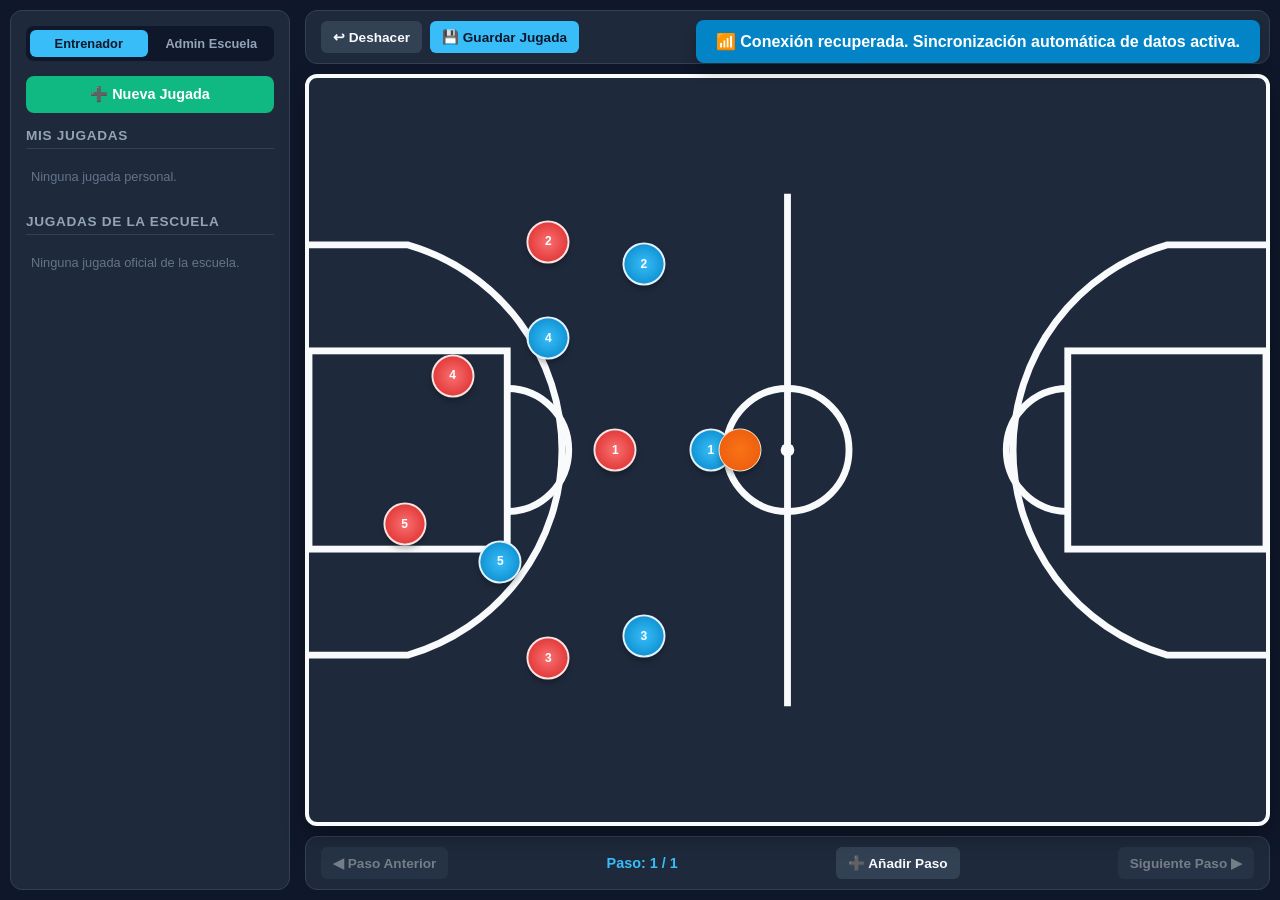
<file: INDEX.HTML>
<!DOCTYPE html>
<html lang="es">
<head>
    <meta charset="UTF-8">
    <meta name="viewport" content="width=device-width, initial-scale=1.0, maximum-scale=1.0, user-scalable=no">
    <title>Pizarra Táctica de Baloncesto - PRO MVP</title>
    <style>
        /* ==========================================
           1. ESTILOS GENERALES Y DISEÑO EN DOS COLUMNAS
           ========================================== */
        * {
            box-sizing: border-box;
            margin: 0;
            padding: 0;
        }

        body {
            font-family: 'Segoe UI', Tahoma, Geneva, Verdana, sans-serif;
            background-color: #0f172a; /* Azul noche oscuro */
            color: #f8fafc;
            display: flex;
            height: 100vh;
            overflow: hidden; /* Evita scrolls incómodos en la tablet */
            padding: 10px;
        }

        /* Contenedor Principal Adaptable */
        .app-container {
            display: flex;
            width: 100%;
            height: 100%;
            gap: 15px;
        }

        /* ==========================================
           2. COLUMNA IZQUIERDA: BIBLIOTECA LATERAL
           ========================================== */
        .sidebar {
            width: 280px;
            background-color: #1e293b;
            border-radius: 12px;
            padding: 15px;
            display: flex;
            flex-direction: column;
            gap: 15px;
            border: 1px solid #334155;
        }

        .role-selector {
            display: flex;
            background-color: #0f172a;
            padding: 4px;
            border-radius: 8px;
            gap: 5px;
        }

        .role-btn {
            flex: 1;
            background: none;
            border: none;
            color: #94a3b8;
            padding: 6px;
            font-size: 0.8rem;
            font-weight: bold;
            cursor: pointer;
            border-radius: 6px;
            transition: all 0.2s ease;
        }

        .role-btn.active {
            background-color: #38bdf8;
            color: #0f172a;
        }

        .btn-new-play {
            background-color: #10b981; /* Verde esmeralda */
            color: white;
            border: none;
            padding: 10px;
            border-radius: 8px;
            font-weight: bold;
            cursor: pointer;
            font-size: 0.9rem;
            display: flex;
            align-items: center;
            justify-content: center;
            gap: 8px;
            transition: background 0.2s ease;
        }

        .btn-new-play:hover {
            background-color: #059669;
        }

        .library-section {
            flex: 1;
            display: flex;
            flex-direction: column;
            gap: 10px;
            overflow-y: auto; /* Scroll dentro del listado */
        }

        .library-section h3 {
            font-size: 0.85rem;
            text-transform: uppercase;
            color: #94a3b8;
            letter-spacing: 0.05em;
            margin-bottom: 5px;
            border-bottom: 1px solid #334155;
            padding-bottom: 5px;
        }

        .plays-list {
            display: flex;
            flex-direction: column;
            gap: 6px;
            margin-bottom: 15px;
        }

        .play-item {
            background-color: #0f172a;
            padding: 8px 10px;
            border-radius: 6px;
            display: flex;
            align-items: center;
            justify-content: space-between;
            font-size: 0.85rem;
            cursor: pointer;
            border: 1px solid transparent;
            transition: all 0.2s ease;
        }

        .play-item:hover {
            border-color: #38bdf8;
        }

        .play-item.active {
            background-color: #0369a1;
            border-color: #38bdf8;
        }

        .play-item-actions {
            display: flex;
            gap: 4px;
        }

        .action-icon {
            background: none;
            border: none;
            color: #94a3b8;
            cursor: pointer;
            font-size: 0.9rem;
            padding: 2px 4px;
            border-radius: 4px;
            transition: background 0.2s ease;
        }

        .action-icon:hover {
            background-color: #334155;
            color: #f8fafc;
        }

        /* ==========================================
           3. COLUMNA DERECHA: PIZARRA Y CONTROLES
           ========================================== */
        .main-panel {
            flex: 1;
            display: flex;
            flex-direction: column;
            gap: 10px;
        }

        .control-bar {
            display: flex;
            align-items: center;
            justify-content: space-between;
            background-color: #1e293b;
            padding: 10px 15px;
            border-radius: 12px;
            border: 1px solid #334155;
        }

        .control-group {
            display: flex;
            gap: 8px;
            align-items: center;
        }

        .btn-action {
            background-color: #334155;
            color: #f8fafc;
            border: none;
            padding: 8px 12px;
            border-radius: 6px;
            font-weight: bold;
            font-size: 0.85rem;
            cursor: pointer;
            display: flex;
            align-items: center;
            gap: 6px;
            transition: all 0.2s ease;
        }

        .btn-action:hover {
            background-color: #475569;
        }

        .btn-action:disabled {
            opacity: 0.4;
            cursor: not-allowed;
        }

        .btn-action.primary {
            background-color: #38bdf8;
            color: #0f172a;
        }

        .btn-action.primary:hover {
            background-color: #7dd3fc;
        }

        /* Indicador de conexión */
        .connection-status {
            display: flex;
            align-items: center;
            gap: 6px;
            font-size: 0.8rem;
            font-weight: bold;
        }

        .status-dot {
            width: 8px;
            height: 8px;
            border-radius: 50%;
            background-color: #10b981; /* Verde Online */
        }

        .status-dot.offline {
            background-color: #94a3b8; /* Gris Offline */
        }

        /* Notificaciones flotantes */
        .toast-notification {
            position: fixed;
            top: 20px;
            right: 20px;
            background-color: #0284c7;
            color: white;
            padding: 12px 20px;
            border-radius: 8px;
            box-shadow: 0 10px 15px -3px rgba(0,0,0,0.3);
            font-weight: bold;
            z-index: 1000;
            display: none;
            animation: fadeIn 0.3s ease;
        }

        /* La Cancha */
        .court-container {
            flex: 1;
            position: relative;
            background-color: #1e293b;
            border: 4px solid #f8fafc;
            border-radius: 12px;
            box-shadow: 0 10px 25px -5px rgba(0, 0, 0, 0.5);
            touch-action: none;
            overflow: hidden;
        }

        .court-lines {
            position: absolute;
            top: 0;
            left: 0;
            width: 100%;
            height: 100%;
            pointer-events: none;
        }

        /* Fichas Tácticas */
        .token {
            position: absolute;
            width: 4.5%;
            aspect-ratio: 1 / 1;
            border-radius: 50%;
            display: flex;
            align-items: center;
            justify-content: center;
            font-weight: bold;
            font-size: 1.2vw;
            color: #ffffff;
            cursor: grab;
            user-select: none;
            box-shadow: 0 4px 6px -1px rgba(0, 0, 0, 0.3);
            transform: translate(-50%, -50%);
            touch-action: none;
            z-index: 2;
        }

        /* Clase de animación para transiciones suaves */
        .animate-transition {
            transition: left 0.6s ease-in-out, top 0.6s ease-in-out;
        }

        @media (min-width: 950px) {
            .token { font-size: 12px; }
        }

        .token.attack {
            background: radial-gradient(circle, #38bdf8 0%, #0284c7 100%);
            border: 2px solid #e0f2fe;
        }

        .token.defense {
            background: radial-gradient(circle, #f87171 0%, #dc2626 100%);
            border: 2px solid #fee2e2;
        }

        .token.ball {
            width: 4.5%; /* Balón del mismo tamaño que los jugadores para fácil arrastre */
            background: radial-gradient(circle, #f97316 0%, #ea580c 100%);
            border: 1px solid #ffedd5;
            z-index: 10;
        }

        .token:active {
            cursor: grabbing;
            transform: translate(-50%, -50%) scale(1.2);
            box-shadow: 0 10px 15px -3px rgba(0, 0, 0, 0.5);
            z-index: 20;
        }

        /* ==========================================
           4. LÍNEA DE TIEMPO (BARRA INFERIOR)
           ========================================== */
        .timeline-bar {
            display: flex;
            align-items: center;
            justify-content: space-between;
            background-color: #1e293b;
            padding: 10px 15px;
            border-radius: 12px;
            border: 1px solid #334155;
        }

        .step-indicator {
            font-size: 0.9rem;
            font-weight: bold;
            color: #38bdf8;
        }

        /* Animación Fade In */
        @keyframes fadeIn {
            from { opacity: 0; transform: translateY(-10px); }
            to { opacity: 1; transform: translateY(0); }
        }
    </style>
</head>
<body>

    <!-- Toast de Notificaciones -->
    <div class="toast-notification" id="toast"></div>

    <div class="app-container">
        
        <!-- 1. COLUMNA IZQUIERDA: BIBLIOTECA -->
        <div class="sidebar">
            <!-- Selector de Roles -->
            <div class="role-selector">
                <button class="role-btn active" id="btn-role-coach" onclick="cambiarRol('entrenador')">Entrenador</button>
                <button class="role-btn" id="btn-role-admin" onclick="cambiarRol('admin')">Admin Escuela</button>
            </div>

            <!-- Botón de Nueva Jugada (OPCIÓN B) -->
            <button class="btn-new-play" onclick="nuevaJugada()">
                <span>➕ Nueva Jugada</span>
            </button>

            <!-- Secciones de la Biblioteca -->
            <div class="library-section">
                <h3>Mis Jugadas</h3>
                <div class="plays-list" id="list-personal">
                    <!-- Se llena con JavaScript -->
                </div>

                <h3>Jugadas de la Escuela</h3>
                <div class="plays-list" id="list-school">
                    <!-- Se llena con JavaScript -->
                </div>
            </div>
        </div>

        <!-- 2. COLUMNA DERECHA: PIZARRA Y CONTROLES -->
        <div class="main-panel">
            <!-- Barra de Control Superior -->
            <div class="control-bar">
                <div class="control-group">
                    <button class="btn-action" onclick="deshacerMovimiento()">↩ Deshacer</button>
                    <button class="btn-action primary" onclick="guardarJugada()">💾 Guardar Jugada</button>
                    <button class="btn-action" id="btn-duplicate" style="display: none; background-color: #0284c7;" onclick="duplicarJugadaOficial()">📋 Duplicar para Editar</button>
                </div>
                
                <div class="control-group">
                    <span id="play-title-display" style="font-weight: bold; color: #38bdf8;">Lienzo Nuevo</span>
                    <div class="connection-status">
                        <div class="status-dot" id="status-dot"></div>
                        <span id="status-text">Online</span>
                    </div>
                </div>
            </div>

            <!-- Contenedor de Cancha Táctica -->
            <div class="court-container" id="basketball-court">
                <!-- Cancha en SVG -->
                <svg class="court-lines" viewBox="0 0 280 150">
                    <line x1="140" y1="0" x2="140" y2="150" stroke="#f8fafc" stroke-width="2"/>
                    <circle cx="140" cy="75" r="18" fill="none" stroke="#f8fafc" stroke-width="2"/>
                    <circle cx="140" cy="75" r="2" fill="#f8fafc"/>
                    
                    <rect x="0" y="46" width="58" height="58" fill="none" stroke="#f8fafc" stroke-width="2"/>
                    <path d="M 58,57 A 18,18 0 0,1 58,93" fill="none" stroke="#f8fafc" stroke-width="2"/>
                    <path d="M 0,15 L 29,15 A 62.5,62.5 0 0,1 29,135 L 0,135" fill="none" stroke="#f8fafc" stroke-width="2"/>
                    
                    <rect x="222" y="46" width="58" height="58" fill="none" stroke="#f8fafc" stroke-width="2"/>
                    <path d="M 222,57 A 18,18 0 0,0 222,93" fill="none" stroke="#f8fafc" stroke-width="2"/>
                    <path d="M 280,15 L 251,15 A 62.5,62.5 0 0,0 251,135 L 280,135" fill="none" stroke="#f8fafc" stroke-width="2"/>
                </svg>

                <!-- FICHAS TÁCTICAS -->
                <!-- Atacantes Azules (1-5) -->
                <div class="token attack" style="left: 42%; top: 50%;" id="token-a1">1</div>
                <div class="token attack" style="left: 35%; top: 25%;" id="token-a2">2</div>
                <div class="token attack" style="left: 35%; top: 75%;" id="token-a3">3</div>
                <div class="token attack" style="left: 25%; top: 35%;" id="token-a4">4</div>
                <div class="token attack" style="left: 20%; top: 65%;" id="token-a5">5</div>

                <!-- Defensores Rojos (1-5) -->
                <div class="token defense" style="left: 32%; top: 50%;" id="token-d1">1</div>
                <div class="token defense" style="left: 25%; top: 22%;" id="token-d2">2</div>
                <div class="token defense" style="left: 25%; top: 78%;" id="token-d3">3</div>
                <div class="token defense" style="left: 15%; top: 40%;" id="token-d4">4</div>
                <div class="token defense" style="left: 10%; top: 60%;" id="token-d5">5</div>

                <!-- Balón Naranja -->
                <div class="token ball" style="left: 45%; top: 50%;" id="token-ball"></div>
            </div>

            <!-- Línea de Tiempo Inferior -->
            <div class="timeline-bar">
                <button class="btn-action" id="btn-prev" onclick="cambiarPaso(-1)" disabled>◀ Paso Anterior</button>
                <div class="step-indicator" id="step-indicator">Paso: 1 / 1</div>
                <button class="btn-action" onclick="crearNuevoPaso()">➕ Añadir Paso</button>
                <button class="btn-action" id="btn-next" onclick="cambiarPaso(1)" disabled>Siguiente Paso ▶</button>
            </div>
        </div>

    </div>

    <!-- ==========================================
       5. PROGRAMACIÓN LOGICA (JAVASCRIPT)
       ========================================== -->
    <script>
        // Coordenadas Iniciales por Defecto de las 11 fichas
        const POSICIONES_INICIALES = {
            'token-a1': { x: 42, y: 50 },
            'token-a2': { x: 35, y: 25 },
            'token-a3': { x: 35, y: 75 },
            'token-a4': { x: 25, y: 35 },
            'token-a5': { x: 20, y: 65 },
            'token-d1': { x: 32, y: 50 },
            'token-d2': { x: 25, y: 22 },
            'token-d3': { x: 25, y: 78 },
            'token-d4': { x: 15, y: 40 },
            'token-d5': { x: 10, y: 60 },
            'token-ball': { x: 45, y: 50 }
        };

        // Variables de Estado de la Aplicación
        let rolActual = 'entrenador'; // 'entrenador' o 'admin'
        let jugadaPasos = []; // Secuencia de pasos tácticos en memoria
        let pasoActivoIndex = 0; // Índice del paso visible en pantalla (0 es Paso 1)
        let historialMovimientos = []; // Pila LIFO para deshacer movimientos en el paso actual
        let jugadaActivaId = null; // ID de la jugada cargada de localStorage (si existe)
        let nombreJugadaActiva = "Lienzo Nuevo";
        let esJugadaOficialActiva = false; // Indica si la jugada abierta pertenece a la escuela
        let tieneCambiosSinGuardar = false;

        // Referencias del DOM
        const court = document.getElementById('basketball-court');
        const tokens = document.querySelectorAll('.token');
        const btnPrev = document.getElementById('btn-prev');
        const btnNext = document.getElementById('btn-next');
        const stepIndicator = document.getElementById('step-indicator');
        const playTitleDisplay = document.getElementById('play-title-display');
        const btnDuplicate = document.getElementById('btn-duplicate');
        const listPersonal = document.getElementById('list-personal');
        const listSchool = document.getElementById('list-school');
        const statusDot = document.getElementById('status-dot');
        const statusText = document.getElementById('status-text');

        // Inicializar Aplicación
        window.addEventListener('load', () => {
            inicializarLienzoNuevo();
            cargarBiblioteca();
            configurarArrastre();
            comprobarConectividad();
        });

        // 1. INICIALIZAR LIENZO NUEVO
        function inicializarLienzoNuevo() {
            jugadaPasos = [JSON.parse(JSON.stringify(POSICIONES_INICIALES))]; // Paso semilla
            pasoActivoIndex = 0;
            historialMovimientos = [];
            jugadaActivaId = null;
            nombreJugadaActiva = "Lienzo Nuevo";
            esJugadaOficialActiva = false;
            tieneCambiosSinGuardar = false;
            
            aplicarPosicionesPantalla(jugadaPasos[0]);
            actualizarUI();
        }

        // 2. ACCIÓN BOTÓN NUEVA JUGADA (OPCIÓN B CON CONTROL DE EXCEPCIÓN)
        function nuevaJugada() {
            if (tieneCambiosSinGuardar) {
                const confirmar = confirm("⚠️ Tienes cambios sin guardar en esta jugada táctica. ¿Estás seguro de que quieres limpiar el lienzo y empezar una Nueva Jugada?");
                if (!confirmar) return; // Retorno anticipado (Early Return)
            }
            inicializarLienzoNuevo();
            mostrarToast("Lienzo reiniciado. ¡Empieza a diseñar!");
        }

        // 3. APLICAR COORDENADAS A LA PANTALLA TÁCTIL
        function aplicarPosicionesPantalla(posiciones) {
            for (let id in posiciones) {
                const tokenElement = document.getElementById(id);
                if (tokenElement) {
                    tokenElement.style.left = `${posiciones[id].x}%`;
                    tokenElement.style.top = `${posiciones[id].y}%`;
                }
            }
        }

        // 4. CONFIGURAR DRAG & DROP MULTITÁCTIL CON LÍMITES SÉGURAS
        function configurarArrastre() {
            let isDragging = false;
            let activeToken = null;

            function startDrag(e) {
                const token = e.target.closest('.token');
                if (!token || esJugadaOficialActiva && rolActual === 'entrenador') return; // Bloqueo si es oficial solo lectura

                isDragging = true;
                activeToken = token;
                
                // Retiramos la animación suave para que el arrastre sea inmediato
                activeToken.classList.remove('animate-transition');
                court.appendChild(token); // Traer al frente
                
                // Guardar foto del estado inmediatamente anterior para el historial de deshacer (Push)
                guardarEstadoEnHistorial();
            }

            function drag(e) {
                if (!isDragging || !activeToken) return;
                e.preventDefault();

                const rect = court.getBoundingClientRect();
                const clientX = e.touches ? e.touches.clientX : e.clientX;
                const clientY = e.touches ? e.touches.clientY : e.clientY;

                let xPercent = ((clientX - rect.left) / rect.width) * 100;
                let yPercent = ((clientY - rect.top) / rect.height) * 100;

                // FASE 2: Lógica de Límites Físicos (Margen de Radio del 2.25% para evitar cortes)
                const LIMIT_MIN = 2.25;
                const LIMIT_MAX = 97.75;

                if (xPercent < LIMIT_MIN) xPercent = LIMIT_MIN;
                else if (xPercent > LIMIT_MAX) xPercent = LIMIT_MAX;

                if (yPercent < LIMIT_MIN) yPercent = LIMIT_MIN;
                else if (yPercent > LIMIT_MAX) yPercent = LIMIT_MAX;

                activeToken.style.left = `${xPercent}%`;
                activeToken.style.top = `${yPercent}%`;
            }

            function stopDrag() {
                if (isDragging && activeToken) {
                    // Guardamos la posición final en la estructura de datos del paso actual
                    const rect = court.getBoundingClientRect();
                    const xPercent = (parseFloat(activeToken.style.left) || 0);
                    const yPercent = (parseFloat(activeToken.style.top) || 0);
                    
                    jugadaPasos[pasoActivoIndex][activeToken.id] = { x: xPercent, y: yPercent };
                    tieneCambiosSinGuardar = true;
                }
                isDragging = false;
                activeToken = null;
            }

            court.addEventListener('mousedown', startDrag);
            window.addEventListener('mousemove', drag);
            window.addEventListener('mouseup', stopDrag);

            court.addEventListener('touchstart', startDrag, { passive: false });
            window.addEventListener('touchmove', drag, { passive: false });
            window.addEventListener('touchend', stopDrag);
        }

        // 5. HISTORIAL DE DESHACER (PILA LIFO)
        function guardarEstadoEnHistorial() {
            // Clonamos el paso actual
            const copiaEstado = JSON.parse(JSON.stringify(jugadaPasos[pasoActivoIndex]));
            historialMovimientos.push(copiaEstado);
            
            // Limitamos la pila a los últimos 20 movimientos
            if (historialMovimientos.length > 20) {
                historialMovimientos.shift();
            }
        }

        function deshacerMovimiento() {
            if (historialMovimientos.length === 0) {
                mostrarToast("Ya estás en el estado inicial de este paso.");
                return;
            }

            // Retiramos el último "plato" de la pila (Pop)
            const estadoAnterior = historialMovimientos.pop();
            jugadaPasos[pasoActivoIndex] = estadoAnterior;
            
            // Animamos las fichas de vuelta a su posición anterior
            aplicarAnimacionTemporal();
            aplicarPosicionesPantalla(estadoAnterior);
            tieneCambiosSinGuardar = true;
        }

        // 6. GESTIÓN DE PASOS Y LÍNEA DE TIEMPO (CLONACIÓN PROFUNDA)
        function crearNuevoPaso() {
            // Guardar el estado actual mediante Clonación Profunda (Copia por Valor)
            const pasoClonado = JSON.parse(JSON.stringify(jugadaPasos[pasoActivoIndex]));
            
            // Añadimos el nuevo paso al final de la secuencia
            jugadaPasos.splice(pasoActivoIndex + 1, 0, pasoClonado);
            pasoActivoIndex++;
            historialMovimientos = []; // Nueva pila para este paso
            tieneCambiosSinGuardar = true;

            aplicarPosicionesPantalla(jugadaPasos[pasoActivoIndex]);
            actualizarUI();
            mostrarToast(`Paso ${pasoActivoIndex + 1} creado a partir del anterior.`);
        }

        function cambiarPaso(direccion) {
            const nuevoIndex = pasoActivoIndex + direccion;
            if (nuevoIndex < 0 || nuevoIndex >= jugadaPasos.length) return; // Excepción

            pasoActivoIndex = nuevoIndex;
            historialMovimientos = []; // Limpiamos la pila táctica al cambiar de paso

            aplicarAnimacionTemporal();
            aplicarPosicionesPantalla(jugadaPasos[pasoActivoIndex]);
            actualizarUI();
        }

        // FASE 4: Aplicación dinámica de transiciones suaves
        function aplicarAnimacionTemporal() {
            tokens.forEach(token => token.classList.add('animate-transition'));
            setTimeout(() => {
                tokens.forEach(token => token.classList.remove('animate-transition'));
            }, 600); // 600ms que coincide con la duración de la animación CSS
        }

        // 7. ROLES Y AUTORIZACIÓN (ADMINISTRACIÓN VS ENTRENADOR)
        function cambiarRol(rol) {
            rolActual = rol;
            document.getElementById('btn-role-coach').classList.toggle('active', rol === 'entrenador');
            document.getElementById('btn-role-admin').classList.toggle('active', rol === 'admin');
            
            actualizarUI();
            mostrarToast(`Cambiado al modo: ${rol === 'admin' ? 'Administrador de la Escuela' : 'Entrenador'}`);
        }

        // 8. GUARDADO DE JUGADAS (VALIDACIÓN CON NOMBRE EXIGIDO AL FINAL)
        function guardarJugada() {
            if (esJugadaOficialActiva && rolActual === 'entrenador') {
                mostrarToast("No tienes autorización para editar jugadas oficiales de la escuela.");
                return;
            }

            // Exigimos un nombre para la jugada utilizando un prompt de texto
            const nombreSugerido = jugadaActivaId ? nombreJugadaActiva : "";
            const nombreIntroducido = prompt("Escribe el nombre de la jugada táctica:", nombreSugerido);
            
            if (nombreIntroducido === null) return; // Cancelación silenciosa
            
            const nombreLimpio = nombreIntroducido.trim();
            if (nombreLimpio === "") {
                alert("❌ ¡Error! No puedes guardar una jugada sin ponerle un nombre.");
                return; // Retorno anticipado
            }

            const nuevaJugadaObjeto = {
                id: jugadaActivaId || Date.now().toString(), // ID Único de control
                nombre: nombreLimpio,
                pasos: jugadaPasos
            };

            const esOnline = navigator.onLine;
            let claveGuardado = 'jugadas_personales_entrenador';

            if (rolActual === 'admin') {
                claveGuardado = 'jugadas_oficiales_escuela';
            }

            let listado = JSON.parse(localStorage.getItem(claveGuardado)) || [];
            
            // Si ya existe la actualizamos, si no, la añadimos
            const indexExistente = listado.findIndex(j => j.id === nuevaJugadaObjeto.id);
            if (indexExistente >= 0) {
                listado[indexExistente] = nuevaJugadaObjeto;
            } else {
                listado.push(nuevaJugadaObjeto);
            }

            localStorage.setItem(claveGuardado, JSON.stringify(listado));

            jugadaActivaId = nuevaJugadaObjeto.id;
            nombreJugadaActiva = nuevaJugadaObjeto.nombre;
            tieneCambiosSinGuardar = false;

            cargarBiblioteca();
            actualizarUI();

            if (esOnline) {
                mostrarToast(`☁️ Jugada "${nombreLimpio}" guardada con éxito en la nube de la escuela.`);
            } else {
                mostrarToast(`💾 Sin cobertura. "${nombreLimpio}" guardada temporalmente en tu tablet.`);
            }
        }

        // 9. COPIAR JUGADA OFICIAL PARA PODER EDITARLA (CLONACIÓN PROFUNDA)
        function duplicarJugadaOficial() {
            if (!esJugadaOficialActiva) return;

            const confirmar = confirm(`¿Quieres hacer una copia de "${nombreJugadaActiva}" en tus jugadas personales para poder editarla?`);
            if (!confirmar) return;

            // Clonación profunda
            const jugadaClonada = {
                id: Date.now().toString(), // Generamos nuevo ID único
                nombre: `${nombreJugadaActiva} (Copia)`,
                pasos: JSON.parse(JSON.stringify(jugadaPasos))
            };

            let listadoPersonales = JSON.parse(localStorage.getItem('jugadas_personales_entrenador')) || [];
            listadoPersonales.push(jugadaClonada);
            localStorage.setItem('jugadas_personales_entrenador', JSON.stringify(listadoPersonales));

            cargarBiblioteca();
            cargarJugada(jugadaClonada.id, false); // La cargamos directamente como personal
            mostrarToast(`📋 Copia creada. ¡Ya puedes editarla de forma libre!`);
        }

        // 10. EDITAR NOMBRE DE JUGADAS (METADATOS INDEPENDIENTES)
        function editarNombreJugada(e, id, esOficial) {
            e.stopPropagation(); // Evitamos que cargue la jugada al hacer clic en el botón de renombrar
            
            const claveGuardado = esOficial ? 'jugadas_oficiales_escuela' : 'jugadas_personales_entrenador';
            let listado = JSON.parse(localStorage.getItem(claveGuardado)) || [];
            const jugada = listado.find(j => j.id === id);
            
            if (!jugada) return;

            const nuevoNombre = prompt("Escribe el nuevo nombre para la jugada:", jugada.nombre);
            if (nuevoNombre === null) return; // Cancelación silenciosa

            const nombreLimpio = nuevoNombre.trim();
            if (nombreLimpio === "") {
                alert("❌ ¡Error! El nombre no puede estar totalmente vacío.");
                return;
            }

            // Cambiamos el metadato del nombre respetando su ID y pasos
            jugada.nombre = nombreLimpio;
            localStorage.setItem(claveGuardado, JSON.stringify(listado));

            if (jugadaActivaId === id) {
                nombreJugadaActiva = nombreLimpio;
            }

            cargarBiblioteca();
            actualizarUI();
            mostrarToast(`✏️ Jugada renombrada a: "${nombreLimpio}"`);
        }

        // 11. BORRAR JUGADAS
        function borrarJugada(e, id, esOficial) {
            e.stopPropagation(); // Evitamos cargar la jugada al borrar

            const confirmar = confirm("⚠️ ¿Estás completamente seguro de que quieres eliminar esta jugada táctica de forma permanente?");
            if (!confirmar) return;

            const claveGuardado = esOficial ? 'jugadas_oficiales_escuela' : 'jugadas_personales_entrenador';
            let listado = JSON.parse(localStorage.getItem(claveGuardado)) || [];
            
            listado = listado.filter(j => j.id !== id);
            localStorage.setItem(claveGuardado, JSON.stringify(listado));

            if (jugadaActivaId === id) {
                inicializarLienzoNuevo();
            }

            cargarBiblioteca();
            mostrarToast("🗑️ Jugada eliminada de la base de datos.");
        }

        // 12. GESTIÓN DE LA CARGA DE JUGADAS DE LA BIBLIOTECA
        function cargarJugada(id, esOficial) {
            if (tieneCambiosSinGuardar) {
                const confirmar = confirm("⚠️ Tienes cambios sin guardar. ¿Quieres descartarlos para abrir esta jugada?");
                if (!confirmar) return;
            }

            const claveGuardado = esOficial ? 'jugadas_oficiales_escuela' : 'jugadas_personales_entrenador';
            const listado = JSON.parse(localStorage.getItem(claveGuardado)) || [];
            const jugada = listado.find(j => j.id === id);

            if (!jugada) return;

            jugadaPasos = JSON.parse(JSON.stringify(jugada.pasos)); // Clonación para seguridad en la memoria
            pasoActivoIndex = 0;
            historialMovimientos = [];
            jugadaActivaId = id;
            nombreJugadaActiva = jugada.nombre;
            esJugadaOficialActiva = esOficial;
            tieneCambiosSinGuardar = false;

            aplicarAnimacionTemporal();
            aplicarPosicionesPantalla(jugadaPasos[0]);
            actualizarUI();
            mostrarToast(`📖 Jugada cargada: "${nombreJugadaActiva}"`);
        }

        // 13. ACTUALIZAR PANEL DE BIBLIOTECA
        function cargarBiblioteca() {
            // Mis Jugadas Personales (Entrenador)
            const personales = JSON.parse(localStorage.getItem('jugadas_personales_entrenador')) || [];
            listPersonal.innerHTML = "";
            if (personales.length === 0) {
                listPersonal.innerHTML = '<div style="color: #64748b; font-size: 0.8rem; padding: 5px;">Ninguna jugada personal.</div>';
            } else {
                personales.forEach(j => {
                    const activeClass = (jugadaActivaId === j.id) ? 'active' : '';
                    listPersonal.innerHTML += `
                        <div class="play-item ${activeClass}" onclick="cargarJugada('${j.id}', false)">
                            <span>🏀 ${j.nombre}</span>
                            <div class="play-item-actions">
                                <button class="action-icon" title="Editar Nombre" onclick="editarNombreJugada(event, '${j.id}', false)">✏️</button>
                                <button class="action-icon" title="Borrar" onclick="borrarJugada(event, '${j.id}', false)">🗑️</button>
                            </div>
                        </div>
                    `;
                });
            }

            // Jugadas de la Escuela (Oficiales)
            const oficiales = JSON.parse(localStorage.getItem('jugadas_oficiales_escuela')) || [];
            listSchool.innerHTML = "";
            if (oficiales.length === 0) {
                listSchool.innerHTML = '<div style="color: #64748b; font-size: 0.8rem; padding: 5px;">Ninguna jugada oficial de la escuela.</div>';
            } else {
                oficiales.forEach(j => {
                    const activeClass = (jugadaActivaId === j.id) ? 'active' : '';
                    const showActions = (rolActual === 'admin');
                    listSchool.innerHTML += `
                        <div class="play-item ${activeClass}" onclick="cargarJugada('${j.id}', true)">
                            <span>🏆 ${j.nombre}</span>
                            ${showActions ? `
                                <div class="play-item-actions">
                                    <button class="action-icon" title="Editar Nombre" onclick="editarNombreJugada(event, '${j.id}', true)">✏️</button>
                                    <button class="action-icon" title="Borrar" onclick="borrarJugada(event, '${j.id}', true)">🗑️</button>
                                </div>
                            ` : '<div></div>'}
                        </div>
                    `;
                });
            }
        }

        // 14. COMPORTAMIENTO DINÁMICO DE INTERFAZ (UI)
        function actualizarUI() {
            // Títulos de control
            playTitleDisplay.textContent = `${nombreJugadaActiva} ${tieneCambiosSinGuardar ? '*' : ''}`;
            
            // Botones de secuencia
            btnPrev.disabled = (pasoActivoIndex === 0);
            btnNext.disabled = (pasoActivoIndex === jugadaPasos.length - 1);
            stepIndicator.textContent = `Paso: ${pasoActivoIndex + 1} / ${jugadaPasos.length}`;

            // Control de Botones e Interacciones según Rol y Origen de Jugada
            if (esJugadaOficialActiva && rolActual === 'entrenador') {
                btnDuplicate.style.display = 'block';
                document.querySelector('.btn-action.primary').disabled = true; // Desactiva guardar oficial para entrenador
            } else {
                btnDuplicate.style.display = 'none';
                document.querySelector('.btn-action.primary').disabled = false;
            }

            // Clases visuales de tokens si es solo lectura (Oficial vista por entrenador)
            const isReadOnly = (esJugadaOficialActiva && rolActual === 'entrenador');
            tokens.forEach(token => {
                token.style.cursor = isReadOnly ? 'not-allowed' : 'grab';
            });
        }

        // 15. RED Y CONECTIVIDAD (ONLINE / OFFLINE)
        function comprobarConectividad() {
            function toggleStatus() {
                const isOnline = navigator.onLine;
                statusDot.classList.toggle('offline', !isOnline);
                statusText.textContent = isOnline ? 'Online' : 'Offline (Local)';
                
                if (isOnline) {
                    mostrarToast("📶 Conexión recuperada. Sincronización automática de datos activa.");
                } else {
                    mostrarToast("⚠️ Dispositivo fuera de línea. Las jugadas se guardarán de forma local.");
                }
            }

            window.addEventListener('online', toggleStatus);
            window.addEventListener('offline', toggleStatus);
            toggleStatus(); // Estado inicial
        }

        // Utilitario de notificación en pantalla
        function mostrarToast(mensaje) {
            const toast = document.getElementById('toast');
            toast.textContent = mensaje;
            toast.style.display = 'block';
            setTimeout(() => {
                toast.style.display = 'none';
            }, 3000);
        }
    </script>
</body>
</html>
</file>
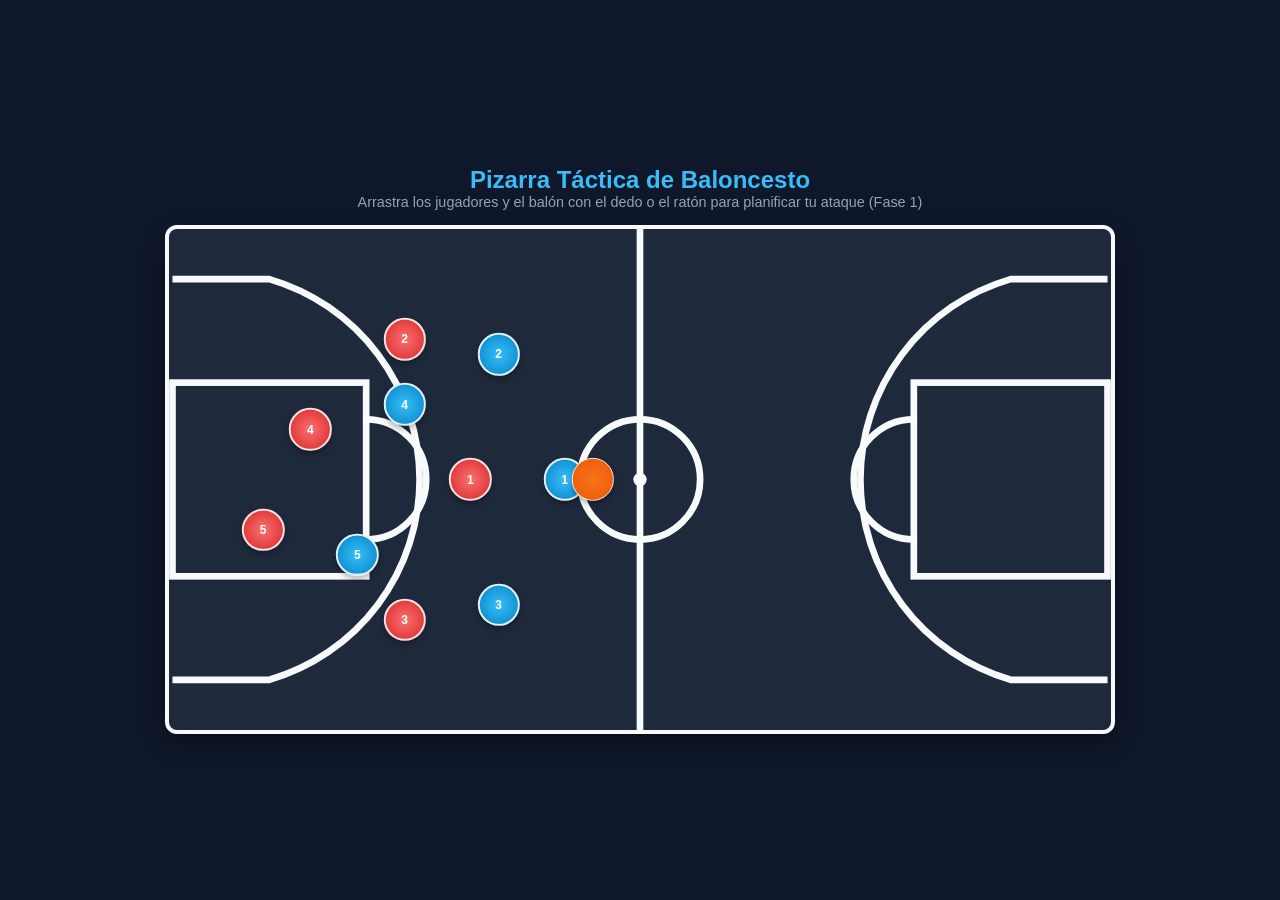
<file: INDEX - COPIA FASE 1 PIZARRA.HTML>
<!DOCTYPE html>
<html lang="es">
<head>
    <meta charset="UTF-8">
    <meta name="viewport" content="width=device-width, initial-scale=1.0, maximum-scale=1.0, user-scalable=no">
    <title>Pizarra Táctica de Baloncesto - MVP</title>
    <style>
        /* ==========================================
           1. ESTILOS GENERALES Y DISEÑO ELÁSTICO
           ========================================== */
        * {
            box-sizing: border-box;
            margin: 0;
            padding: 0;
        }

        body {
            font-family: 'Segoe UI', Tahoma, Geneva, Verdana, sans-serif;
            background-color: #0f172a; /* Azul noche oscuro */
            color: #f8fafc;
            display: flex;
            flex-direction: column;
            align-items: center;
            justify-content: center;
            min-height: 100vh;
            overflow: hidden; /* Evita scrolls incómodos en tablets */
            padding: 10px;
        }

        header {
            margin-bottom: 15px;
            text-align: center;
        }

        header h1 {
            font-size: 1.5rem;
            color: #38bdf8; /* Azul celeste brillante */
        }

        header p {
            font-size: 0.9rem;
            color: #94a3b8;
        }

        /* ==========================================
           2. LA CANCHA DE BALONCESTO (FIBA 28:15)
           ========================================== */
        .court-container {
            width: 100%;
            max-width: 950px; /* Tamaño máximo para ordenadores */
            aspect-ratio: 28 / 15; /* Relación de aspecto oficial de la cancha */
            position: relative;
            background-color: #1e293b; /* Azul pizarra deportivo */
            border: 4px solid #f8fafc;
            border-radius: 12px;
            box-shadow: 0 10px 25px -5px rgba(0, 0, 0, 0.5);
            touch-action: none; /* BLOQUEA el scroll y zoom táctil en la zona de la cancha */
        }

        /* Líneas de juego mediante SVG transparente superpuesto */
        .court-lines {
            position: absolute;
            top: 0;
            left: 0;
            width: 100%;
            height: 100%;
            pointer-events: none; /* Permite clickear a través de las líneas */
        }

        /* ==========================================
           3. FICHAS TÁCTICAS (TOKENS)
           ========================================== */
        .token {
            position: absolute;
            width: 4.5%; /* Tamaño proporcional al ancho de la cancha */
            aspect-ratio: 1 / 1;
            border-radius: 50%;
            display: flex;
            align-items: center;
            justify-content: center;
            font-weight: bold;
            font-size: 1.2vw; /* Texto elástico con la pantalla */
            color: #ffffff;
            cursor: grab;
            user-select: none;
            box-shadow: 0 4px 6px -1px rgba(0, 0, 0, 0.3);
            /* CENTRADO PERFECTO: El punto de anclaje de left/top será el centro de la ficha */
            transform: translate(-50%, -50%); 
            transition: transform 0.1s ease;
            touch-action: none; /* Clave para drag fluido en tablets */
        }

        @media (min-width: 950px) {
            .token { font-size: 12px; } /* Límite de tamaño de fuente en pantallas gigantes */
        }

        /* Fichas de Ataque (Azul Celeste) */
        .token.attack {
            background: radial-gradient(circle, #38bdf8 0%, #0284c7 100%);
            border: 2px solid #e0f2fe;
        }

        /* Fichas de Defensa (Rojo Coral) */
        .token.defense {
            background: radial-gradient(circle, #f87171 0%, #dc2626 100%);
            border: 2px solid #fee2e2;
        }

        /* El Balón (Naranja - mismo tamaño de un jugador) */
        .token.ball {
            width: 4.5%; 
            background: radial-gradient(circle, #f97316 0%, #ea580c 100%);
            border: 1px solid #ffedd5;
            z-index: 10; /* Siempre por encima de los jugadores */
        }

        /* Efecto visual al levantar la ficha */
        .token:active {
            cursor: grabbing;
            transform: translate(-50%, -50%) scale(1.2); /* Agrandamos un poco bajo el dedo/ratón */
            box-shadow: 0 10px 15px -3px rgba(0, 0, 0, 0.5);
        }
    </style>
</head>
<body>

    <header>
        <h1>Pizarra Táctica de Baloncesto</h1>
        <p>Arrastra los jugadores y el balón con el dedo o el ratón para planificar tu ataque (Fase 1)</p>
    </header>

    <!-- La Cancha Táctica -->
    <div class="court-container" id="basketball-court">
        
        <!-- Líneas Oficiales FIBA representadas en un plano 280x150 -->
        <svg class="court-lines" viewBox="0 0 280 150">
            <!-- Línea de medio campo -->
            <line x1="140" y1="0" x2="140" y2="150" stroke="#f8fafc" stroke-width="2"/>
            <!-- Círculo central -->
            <circle cx="140" cy="75" r="18" fill="none" stroke="#f8fafc" stroke-width="2"/>
            <circle cx="140" cy="75" r="2" fill="#f8fafc"/>
            
            <!-- Área Izquierda (Zona) -->
            <rect x="0" y="46" width="58" height="58" fill="none" stroke="#f8fafc" stroke-width="2"/>
            <!-- Semicírculo de tiros libres izquierdo -->
            <path d="M 58,57 A 18,18 0 0,1 58,93" fill="none" stroke="#f8fafc" stroke-width="2"/>
            <!-- Línea de Tres Puntos Izquierda (FIBA) -->
            <path d="M 0,15 L 29,15 A 62.5,62.5 0 0,1 29,135 L 0,135" fill="none" stroke="#f8fafc" stroke-width="2"/>
            
            <!-- Área Derecha (Zona) -->
            <rect x="222" y="46" width="58" height="58" fill="none" stroke="#f8fafc" stroke-width="2"/>
            <!-- Semicírculo de tiros libres derecho -->
            <path d="M 222,57 A 18,18 0 0,0 222,93" fill="none" stroke="#f8fafc" stroke-width="2"/>
            <!-- Línea de Tres Puntos Derecha (FIBA) -->
            <path d="M 280,15 L 251,15 A 62.5,62.5 0 0,0 251,135 L 280,135" fill="none" stroke="#f8fafc" stroke-width="2"/>
        </svg>

        <!-- FICHAS DE JUGADORES (Posicionadas con porcentajes calculados de inicio) -->
        <!-- Ataque (Azules) -->
        <div class="token attack" style="left: 42%; top: 50%;" data-role="player">1</div>
        <div class="token attack" style="left: 35%; top: 25%;" data-role="player">2</div>
        <div class="token attack" style="left: 35%; top: 75%;" data-role="player">3</div>
        <div class="token attack" style="left: 25%; top: 35%;" data-role="player">4</div>
        <div class="token attack" style="left: 20%; top: 65%;" data-role="player">5</div>

        <!-- Defensa (Rojos) -->
        <div class="token defense" style="left: 32%; top: 50%;" data-role="player">1</div>
        <div class="token defense" style="left: 25%; top: 22%;" data-role="player">2</div>
        <div class="token defense" style="left: 25%; top: 78%;" data-role="player">3</div>
        <div class="token defense" style="left: 15%; top: 40%;" data-role="player">4</div>
        <div class="token defense" style="left: 10%; top: 60%;" data-role="player">5</div>

        <!-- El Balón (Naranja, ubicado ligeramente delante del base) -->
        <div class="token ball" style="left: 45%; top: 50%;" id="ball"></div>

    </div>

    <!-- ==========================================
       4. LÓGICA DE PROGRAMACIÓN (JAVASCRIPT)
       ========================================== -->
    <script>
        const court = document.getElementById('basketball-court');
        let isDragging = false;
        let activeToken = null;

        // EVENTOS UNIFICADOS (Soportan tanto ratón de PC como toques en Tablet)
        
        // 1. INICIAR EL ARRASTRE
        function startDrag(e) {
            // Buscamos si lo que hemos clickeado es una ficha (token)
            const token = e.target.closest('.token');
            if (!token) return;

            isDragging = true;
            activeToken = token;
            
            // Traemos la ficha al frente de todas para que no pase "por debajo" de otras al moverla
            court.appendChild(token); 
        }

        // 2. MOVER LA FICHA
        function drag(e) {
            if (!isDragging || !activeToken) return;

            // Bloqueamos el scroll táctil del navegador mientras movemos la ficha
            e.preventDefault();

            // Obtenemos la posición física de la cancha en la pantalla actual
            const rect = court.getBoundingClientRect();

            // Capturamos la coordenada X e Y del cursor o del primer dedo táctil
            const clientX = e.touches ? e.touches[0].clientX : e.clientX;
            const clientY = e.touches ? e.touches[0].clientY : e.clientY;

            // Convertimos la posición de píxeles a porcentaje relativo a la cancha
            let xPercent = ((clientX - rect.left) / rect.width) * 100;
            let yPercent = ((clientY - rect.top) / rect.height) * 100;

            // (En la Fase 2 aplicaremos aquí el pseudocódigo de límites de cancha)
            // Por ahora, actualizamos la posición directamente
            activeToken.style.left = `${xPercent}%`;
            activeToken.style.top = `${yPercent}%`;
        }

        // 3. FINALIZAR EL ARRASTRE
        function stopDrag() {
            isDragging = false;
            activeToken = null;
        }

        // ASOCIACIÓN DE EVENTOS AL CONTENEDOR DE LA CANCHA
        // Ratón (PC)
        court.addEventListener('mousedown', startDrag);
        window.addEventListener('mousemove', drag);
        window.addEventListener('mouseup', stopDrag);

        // Pantalla Táctil (Tablets, iPad, Android, iOS)
        court.addEventListener('touchstart', startDrag, { passive: false });
        window.addEventListener('touchmove', drag, { passive: false });
        window.addEventListener('touchend', stopDrag);
    </script>
</body>
</html>
</file>
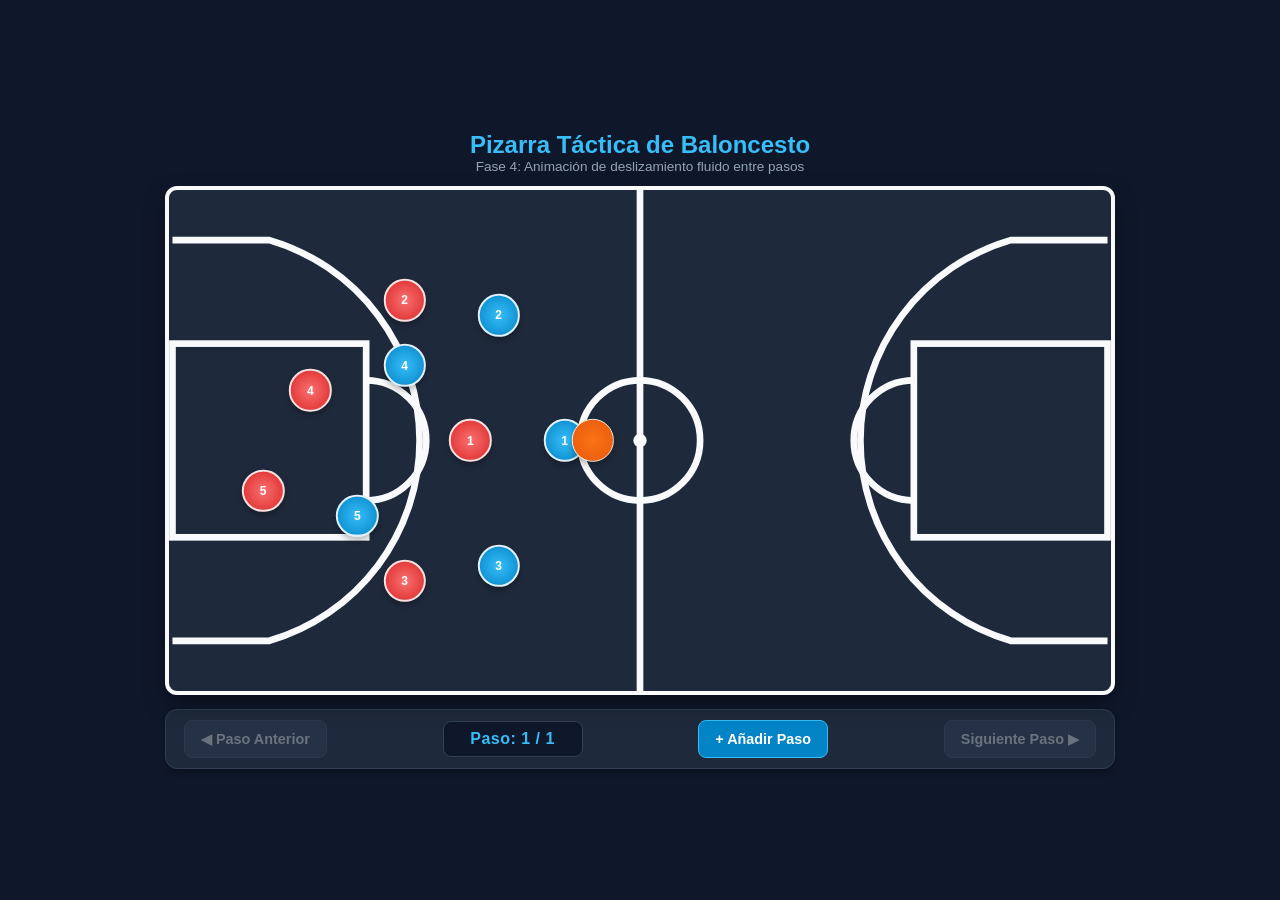
<file: INDEX - copia fase 4 transición jugadores.HTML>
<!DOCTYPE html>
<html lang="es">
<head>
    <meta charset="UTF-8">
    <meta name="viewport" content="width=device-width, initial-scale=1.0, maximum-scale=1.0, user-scalable=no">
    <title>Pizarra Táctica de Baloncesto - MVP</title>
    <style>
        /* ==========================================
           1. ESTILOS GENERALES Y DISEÑO ELÁSTICO
           ========================================== */
        * {
            box-sizing: border-box;
            margin: 0;
            padding: 0;
        }

        body {
            font-family: 'Segoe UI', Tahoma, Geneva, Verdana, sans-serif;
            background-color: #0f172a; /* Azul noche oscuro */
            color: #f8fafc;
            display: flex;
            flex-direction: column;
            align-items: center;
            justify-content: center;
            min-height: 100vh;
            overflow: hidden; /* Evita scrolls incómodos en tablets */
            padding: 10px;
        }

        header {
            margin-bottom: 12px;
            text-align: center;
        }

        header h1 {
            font-size: 1.5rem;
            color: #38bdf8; /* Azul celeste brillante */
        }

        header p {
            font-size: 0.85rem;
            color: #94a3b8;
        }

        /* ==========================================
           2. LA CANCHA DE BALONCESTO (FIBA 28:15)
           ========================================== */
        .court-container {
            width: 100%;
            max-width: 950px; /* Tamaño máximo para ordenadores */
            aspect-ratio: 28 / 15; /* Relación de aspecto oficial de la cancha */
            position: relative;
            background-color: #1e293b; /* Azul pizarra deportivo */
            border: 4px solid #f8fafc;
            border-radius: 12px;
            box-shadow: 0 10px 25px -5px rgba(0, 0, 0, 0.5);
            touch-action: none; /* BLOQUEA el scroll y zoom táctil en la zona de la cancha */
        }

        /* Líneas de juego mediante SVG transparente superpuesto */
        .court-lines {
            position: absolute;
            top: 0;
            left: 0;
            width: 100%;
            height: 100%;
            pointer-events: none; /* Permite clickear a través de las líneas */
        }

        /* ==========================================
           3. FICHAS TÁCTICAS (TOKENS)
           ========================================== */
        .token {
            position: absolute;
            width: 4.5%; /* Tamaño proporcional al ancho de la cancha */
            aspect-ratio: 1 / 1;
            border-radius: 50%;
            display: flex;
            align-items: center;
            justify-content: center;
            font-weight: bold;
            font-size: 1.2vw; /* Texto elástico con la pantalla */
            color: #ffffff;
            cursor: grab;
            user-select: none;
            box-shadow: 0 4px 6px -1px rgba(0, 0, 0, 0.3);
            /* CENTRADO PERFECTO: El punto de anclaje de left/top será el centro de la ficha */
            transform: translate(-50%, -50%); 
            /* Cero transición en coordenadas por defecto: máxima reactividad táctil */
            transition: transform 0.1s ease;
            touch-action: none; /* Clave para drag fluido en tablets */
        }

        /* Clase dinámica para deslizamiento táctico suave entre pasos */
        .token.animate-transition {
            transition: left 0.6s ease-in-out, top 0.6s ease-in-out, transform 0.1s ease;
        }

        @media (min-width: 950px) {
            .token { font-size: 12px; } /* Límite de tamaño de fuente en pantallas gigantes */
        }

        /* Fichas de Ataque (Azul Celeste) */
        .token.attack {
            background: radial-gradient(circle, #38bdf8 0%, #0284c7 100%);
            border: 2px solid #e0f2fe;
        }

        /* Fichas de Defensa (Rojo Coral) */
        .token.defense {
            background: radial-gradient(circle, #f87171 0%, #dc2626 100%);
            border: 2px solid #fee2e2;
        }

        /* El Balón (Naranja - mismo tamaño de un jugador) */
        .token.ball {
            width: 4.5%; 
            background: radial-gradient(circle, #f97316 0%, #ea580c 100%);
            border: 1px solid #ffedd5;
            z-index: 10; /* Siempre por encima de los jugadores */
        }

        /* Efecto visual al levantar la ficha */
        .token:active {
            cursor: grabbing;
            transform: translate(-50%, -50%) scale(1.2); /* Agrandamos un poco bajo el dedo/ratón */
            box-shadow: 0 10px 15px -3px rgba(0, 0, 0, 0.5);
        }

        /* ==========================================
           4. LÍNEA DE TIEMPO / TOOLBAR TÁCTICA
           ========================================== */
        .timeline-toolbar {
            width: 100%;
            max-width: 950px;
            margin-top: 14px;
            display: flex;
            align-items: center;
            justify-content: space-between;
            gap: 12px;
            background: #1e293b;
            padding: 10px 18px;
            border-radius: 12px;
            border: 1px solid #334155;
            box-shadow: 0 4px 6px -1px rgba(0, 0, 0, 0.3);
        }

        .timeline-btn {
            background: #334155;
            color: #f8fafc;
            border: 1px solid #475569;
            padding: 10px 16px;
            font-size: 0.9rem;
            font-weight: 600;
            border-radius: 8px;
            cursor: pointer;
            display: inline-flex;
            align-items: center;
            justify-content: center;
            gap: 6px;
            transition: background 0.15s ease, transform 0.1s ease, opacity 0.15s ease;
            user-select: none;
            -webkit-tap-highlight-color: transparent;
        }

        .timeline-btn:hover:not(:disabled) {
            background: #475569;
        }

        .timeline-btn:active:not(:disabled) {
            transform: scale(0.96);
        }

        .timeline-btn:disabled {
            opacity: 0.35;
            cursor: not-allowed;
        }

        /* Botón central destacado: Añadir Paso */
        .timeline-btn.btn-add {
            background: #0284c7;
            border-color: #38bdf8;
            color: #ffffff;
        }

        .timeline-btn.btn-add:hover:not(:disabled) {
            background: #0369a1;
        }

        /* Indicador de posición en la secuencia */
        .step-indicator {
            font-size: 1rem;
            font-weight: 700;
            color: #38bdf8;
            background: #0f172a;
            padding: 8px 16px;
            border-radius: 8px;
            border: 1px solid #334155;
            letter-spacing: 0.5px;
            min-width: 140px;
            text-align: center;
        }

        @media (max-width: 600px) {
            .timeline-toolbar {
                padding: 8px 10px;
                gap: 6px;
            }
            .timeline-btn {
                padding: 8px 10px;
                font-size: 0.78rem;
            }
            .step-indicator {
                font-size: 0.82rem;
                padding: 6px 10px;
                min-width: 110px;
            }
        }
    </style>
</head>
<body>

    <header>
        <h1>Pizarra Táctica de Baloncesto</h1>
        <p>Fase 4: Animación de deslizamiento fluido entre pasos</p>
    </header>

    <!-- La Cancha Táctica -->
    <div class="court-container" id="basketball-court">
        
        <!-- Líneas Oficiales FIBA representadas en un plano 280x150 -->
        <svg class="court-lines" viewBox="0 0 280 150">
            <!-- Línea de medio campo -->
            <line x1="140" y1="0" x2="140" y2="150" stroke="#f8fafc" stroke-width="2"/>
            <!-- Círculo central -->
            <circle cx="140" cy="75" r="18" fill="none" stroke="#f8fafc" stroke-width="2"/>
            <circle cx="140" cy="75" r="2" fill="#f8fafc"/>
            
            <!-- Área Izquierda (Zona) -->
            <rect x="0" y="46" width="58" height="58" fill="none" stroke="#f8fafc" stroke-width="2"/>
            <!-- Semicírculo de tiros libres izquierdo -->
            <path d="M 58,57 A 18,18 0 0,1 58,93" fill="none" stroke="#f8fafc" stroke-width="2"/>
            <!-- Línea de Tres Puntos Izquierda (FIBA) -->
            <path d="M 0,15 L 29,15 A 62.5,62.5 0 0,1 29,135 L 0,135" fill="none" stroke="#f8fafc" stroke-width="2"/>
            
            <!-- Área Derecha (Zona) -->
            <rect x="222" y="46" width="58" height="58" fill="none" stroke="#f8fafc" stroke-width="2"/>
            <!-- Semicírculo de tiros libres derecho -->
            <path d="M 222,57 A 18,18 0 0,0 222,93" fill="none" stroke="#f8fafc" stroke-width="2"/>
            <!-- Línea de Tres Puntos Derecha (FIBA) -->
            <path d="M 280,15 L 251,15 A 62.5,62.5 0 0,0 251,135 L 280,135" fill="none" stroke="#f8fafc" stroke-width="2"/>
        </svg>

        <!-- FICHAS DE JUGADORES (Con identificador único) -->
        <!-- Ataque (Azules) -->
        <div class="token attack" id="atk-1" style="left: 42%; top: 50%;" data-role="player">1</div>
        <div class="token attack" id="atk-2" style="left: 35%; top: 25%;" data-role="player">2</div>
        <div class="token attack" id="atk-3" style="left: 35%; top: 75%;" data-role="player">3</div>
        <div class="token attack" id="atk-4" style="left: 25%; top: 35%;" data-role="player">4</div>
        <div class="token attack" id="atk-5" style="left: 20%; top: 65%;" data-role="player">5</div>

        <!-- Defensa (Rojos) -->
        <div class="token defense" id="def-1" style="left: 32%; top: 50%;" data-role="player">1</div>
        <div class="token defense" id="def-2" style="left: 25%; top: 22%;" data-role="player">2</div>
        <div class="token defense" id="def-3" style="left: 25%; top: 78%;" data-role="player">3</div>
        <div class="token defense" id="def-4" style="left: 15%; top: 40%;" data-role="player">4</div>
        <div class="token defense" id="def-5" style="left: 10%; top: 60%;" data-role="player">5</div>

        <!-- El Balón (Naranja, ubicado ligeramente delante del base) -->
        <div class="token ball" id="ball" style="left: 45%; top: 50%;"></div>

    </div>

    <!-- ==========================================
        LÍNEA DE TIEMPO TÁCTICA
        ========================================== -->
    <div class="timeline-toolbar">
        <button class="timeline-btn" id="btn-prev" aria-label="Paso Anterior">
            ◀ Paso Anterior
        </button>

        <span class="step-indicator" id="step-display">Paso: 1 / 1</span>

        <button class="timeline-btn btn-add" id="btn-add" aria-label="Añadir Paso">
            + Añadir Paso
        </button>

        <button class="timeline-btn" id="btn-next" aria-label="Siguiente Paso">
            Siguiente Paso ▶
        </button>
    </div>

    <!-- ==========================================
        5. LÓGICA DE PROGRAMACIÓN (JAVASCRIPT)
        ========================================== -->
    <script>
        // Referencias del DOM
        const court = document.getElementById('basketball-court');
        const btnPrev = document.getElementById('btn-prev');
        const btnAdd = document.getElementById('btn-add');
        const btnNext = document.getElementById('btn-next');
        const stepDisplay = document.getElementById('step-display');
        const allTokens = Array.from(document.querySelectorAll('.token'));

        // CONSTANTES FÍSICAS (Geometría elástica de la cancha)
        const MIN_LIMIT = 2.25;
        const MAX_LIMIT = 97.75;
        const ANIMATION_DURATION_MS = 600; // Duración idéntica a la transición CSS (0.6s)

        // Variables de interacción táctil / ratón
        let isDragging = false;
        let activeToken = null;
        let transitionTimeout = null; // Control del temporizador de animación

        // ==========================================
        // GESTOR DE MEMORIA TÁCTICA (LÍNEA DE TIEMPO)
        // ==========================================
        const jugadaPasos = [];
        let pasoActualIndex = 0; // Índice base 0

        // Función que captura el estado actual de la pantalla como un clon independiente por valor
        function capturarInstantaneaActual() {
            const pasoSnapshot = {};
            for (let i = 0; i < allTokens.length; i++) {
                const token = allTokens[i];
                const xVal = parseFloat(token.style.left);
                const yVal = parseFloat(token.style.top);

                pasoSnapshot[token.id] = {
                    x: Number(xVal.toFixed(2)),
                    y: Number(yVal.toFixed(2))
                };
            }
            return pasoSnapshot;
        }

        // Clonación profunda (Deep Copy) utilizando Serialización JSON estructurada
        function clonarPaso(snapshot) {
            return JSON.parse(JSON.stringify(snapshot));
        }

        // Limpia la clase de transición de todas las fichas
        function limpiarClaseTransicion() {
            for (let i = 0; i < allTokens.length; i++) {
                allTokens[i].classList.remove('animate-transition');
            }
        }

        // Renderiza en la cancha las posiciones guardadas con animación fluida (FASE 4)
        function aplicarPasoEnCancha(indicePaso) {
            const pasoDestino = jugadaPasos[indicePaso];
            if (!pasoDestino) return;

            // Si había un temporizador anterior pendiente, lo cancelamos de inmediato
            if (transitionTimeout) {
                clearTimeout(transitionTimeout);
            }

            // 1. Inyectamos la clase de animación a las 11 fichas
            for (let i = 0; i < allTokens.length; i++) {
                allTokens[i].classList.add('animate-transition');
            }

            // 2. Actualizamos las coordenadas elásticas de destino
            for (let i = 0; i < allTokens.length; i++) {
                const token = allTokens[i];
                const coords = pasoDestino[token.id];
                if (coords) {
                    token.style.left = `${coords.x}%`;
                    token.style.top = `${coords.y}%`;
                }
            }

            // 3. Temporizador de apagado: retiramos la transición tras concluir los 600ms
            transitionTimeout = setTimeout(() => {
                limpiarClaseTransicion();
                transitionTimeout = null;
            }, ANIMATION_DURATION_MS);
        }

        // Actualiza el texto de la interfaz y la accesibilidad de los botones
        function actualizarUI() {
            const totalPasos = jugadaPasos.length;
            const numeroHumano = pasoActualIndex + 1;
            stepDisplay.textContent = `Paso: ${numeroHumano} / ${totalPasos}`;

            btnPrev.disabled = (pasoActualIndex === 0);
            btnNext.disabled = (pasoActualIndex === totalPasos - 1);
        }

        // Guarda el estado del paso que se está editando en vivo
        function sincronizarPasoActivo() {
            jugadaPasos[pasoActualIndex] = capturarInstantaneaActual();
        }

        // Inicialización del Paso 1 en la carga del script
        function inicializarMemoria() {
            const pasoInicial = capturarInstantaneaActual();
            jugadaPasos.push(clonarPaso(pasoInicial));
            actualizarUI();
        }

        // ==========================================
        // CONTROLADORES DE EVENTOS DE LÍNEA DE TIEMPO
        // ==========================================

        // + AÑADIR PASO: Clona el paso actual y lo sitúa como nuevo paso activo al final
        btnAdd.addEventListener('click', () => {
            sincronizarPasoActivo();

            const copiaProfunda = clonarPaso(jugadaPasos[pasoActualIndex]);
            jugadaPasos.push(copiaProfunda);

            pasoActualIndex = jugadaPasos.length - 1;
            actualizarUI();
        });

        // ◀ PASO ANTERIOR (Con animación fluida)
        btnPrev.addEventListener('click', () => {
            if (pasoActualIndex > 0) {
                sincronizarPasoActivo();
                pasoActualIndex--;
                aplicarPasoEnCancha(pasoActualIndex);
                actualizarUI();
            }
        });

        // SIGUIENTE PASO ▶ (Con animación fluida)
        btnNext.addEventListener('click', () => {
            if (pasoActualIndex < jugadaPasos.length - 1) {
                sincronizarPasoActivo();
                pasoActualIndex++;
                aplicarPasoEnCancha(pasoActualIndex);
                actualizarUI();
            }
        });

        // ==========================================
        // EVENTOS DE ARRASTRE TÁCTIL / RATÓN
        // ==========================================
        function startDrag(e) {
            const token = e.target.closest('.token');
            if (!token) return;

            // Retirada inmediata de animación de la ficha seleccionada para respuesta táctil a 60/120fps
            token.classList.remove('animate-transition');

            isDragging = true;
            activeToken = token;
            
            // Traer al frente en el DOM visual
            court.appendChild(token); 
        }

        function drag(e) {
            if (!isDragging || !activeToken) return;

            e.preventDefault();

            const rect = court.getBoundingClientRect();

            const clientX = e.touches ? e.touches[0].clientX : e.clientX;
            const clientY = e.touches ? e.touches[0].clientY : e.clientY;

            let xPercent = ((clientX - rect.left) / rect.width) * 100;
            let yPercent = ((clientY - rect.top) / rect.height) * 100;

            // Límites físicos seguros
            if (xPercent < MIN_LIMIT) {
                xPercent = MIN_LIMIT;
            } else if (xPercent > MAX_LIMIT) {
                xPercent = MAX_LIMIT;
            }

            if (yPercent < MIN_LIMIT) {
                yPercent = MIN_LIMIT;
            } else if (yPercent > MAX_LIMIT) {
                yPercent = MAX_LIMIT;
            }

            activeToken.style.left = `${xPercent}%`;
            activeToken.style.top = `${yPercent}%`;
        }

        function stopDrag() {
            if (isDragging && activeToken) {
                // Al soltar la ficha, consolidamos la nueva posición en la memoria del paso actual
                sincronizarPasoActivo();
            }
            isDragging = false;
            activeToken = null;
        }

        // ASOCIACIÓN DE EVENTOS AL CONTENEDOR DE LA CANCHA
        // Ratón (PC)
        court.addEventListener('mousedown', startDrag);
        window.addEventListener('mousemove', drag);
        window.addEventListener('mouseup', stopDrag);

        // Pantalla Táctil (Tablets, iPad, Android, iOS)
        court.addEventListener('touchstart', startDrag, { passive: false });
        window.addEventListener('touchmove', drag, { passive: false });
        window.addEventListener('touchend', stopDrag);

        // Disparo inicial de montaje
        inicializarMemoria();
    </script>
</body>
</html>
</file>
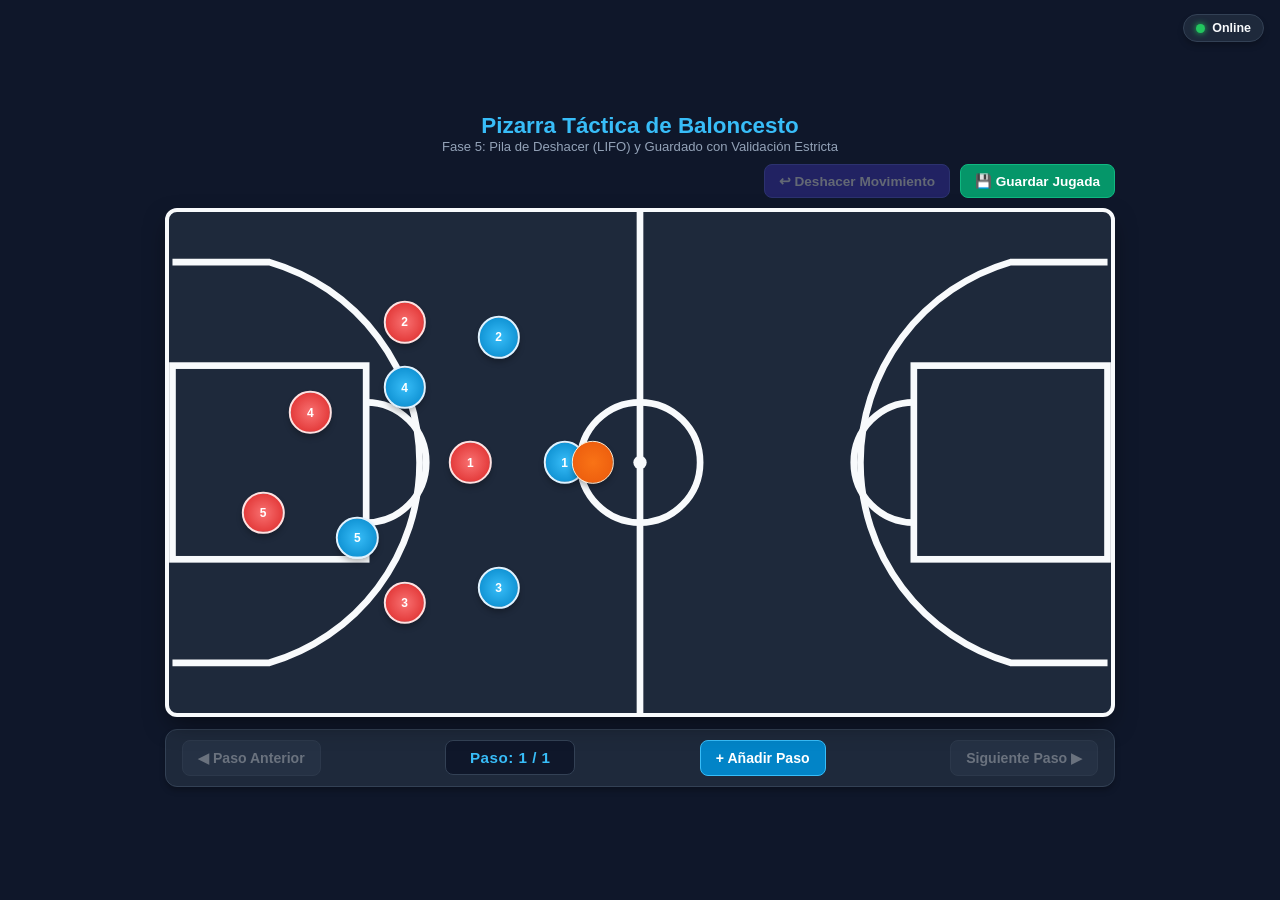
<file: INDEX - copia fase 5 guardar jugadas.HTML>
<!DOCTYPE html>
<html lang="es">
<head>
    <meta charset="UTF-8">
    <meta name="viewport" content="width=device-width, initial-scale=1.0, maximum-scale=1.0, user-scalable=no">
    <title>Pizarra Táctica de Baloncesto - MVP</title>
    <style>
        /* ==========================================
           1. ESTILOS GENERALES Y DISEÑO ELÁSTICO
           ========================================== */
        * {
            box-sizing: border-box;
            margin: 0;
            padding: 0;
        }

        body {
            font-family: 'Segoe UI', Tahoma, Geneva, Verdana, sans-serif;
            background-color: #0f172a; /* Azul noche oscuro */
            color: #f8fafc;
            display: flex;
            flex-direction: column;
            align-items: center;
            justify-content: center;
            min-height: 100vh;
            overflow: hidden; /* Evita scrolls incómodos en tablets */
            padding: 10px;
            position: relative;
        }

        /* Indicador de conexión de red flotante */
        .network-badge {
            position: absolute;
            top: 14px;
            right: 16px;
            display: inline-flex;
            align-items: center;
            gap: 7px;
            background: #1e293b;
            padding: 6px 12px;
            border-radius: 9999px;
            border: 1px solid #334155;
            font-size: 0.78rem;
            font-weight: 600;
            box-shadow: 0 4px 6px -1px rgba(0, 0, 0, 0.25);
            z-index: 100;
        }

        .network-dot {
            width: 9px;
            height: 9px;
            border-radius: 50%;
            transition: background-color 0.3s ease;
        }

        .network-badge.online .network-dot {
            background-color: #22c55e; /* Verde brillante */
            box-shadow: 0 0 6px #22c55e;
        }

        .network-badge.offline .network-dot {
            background-color: #ef4444; /* Rojo coral */
            box-shadow: 0 0 6px #ef4444;
        }

        header {
            margin-bottom: 10px;
            text-align: center;
        }

        header h1 {
            font-size: 1.4rem;
            color: #38bdf8; /* Azul celeste brillante */
        }

        header p {
            font-size: 0.82rem;
            color: #94a3b8;
        }

        /* Barra de acciones superiores */
        .top-toolbar {
            width: 100%;
            max-width: 950px;
            margin-bottom: 10px;
            display: flex;
            justify-content: flex-end;
            gap: 10px;
        }

        /* ==========================================
           2. LA CANCHA DE BALONCESTO (FIBA 28:15)
           ========================================== */
        .court-container {
            width: 100%;
            max-width: 950px; /* Tamaño máximo para ordenadores */
            aspect-ratio: 28 / 15; /* Relación de aspecto oficial de la cancha */
            position: relative;
            background-color: #1e293b; /* Azul pizarra deportivo */
            border: 4px solid #f8fafc;
            border-radius: 12px;
            box-shadow: 0 10px 25px -5px rgba(0, 0, 0, 0.5);
            touch-action: none; /* BLOQUEA el scroll y zoom táctil en la zona de la cancha */
        }

        /* Líneas de juego mediante SVG transparente superpuesto */
        .court-lines {
            position: absolute;
            top: 0;
            left: 0;
            width: 100%;
            height: 100%;
            pointer-events: none; /* Permite clickear a través de las líneas */
        }

        /* ==========================================
           3. FICHAS TÁCTICAS (TOKENS)
           ========================================== */
        .token {
            position: absolute;
            width: 4.5%; /* Tamaño proporcional al ancho de la cancha */
            aspect-ratio: 1 / 1;
            border-radius: 50%;
            display: flex;
            align-items: center;
            justify-content: center;
            font-weight: bold;
            font-size: 1.2vw; /* Texto elástico con la pantalla */
            color: #ffffff;
            cursor: grab;
            user-select: none;
            box-shadow: 0 4px 6px -1px rgba(0, 0, 0, 0.3);
            /* CENTRADO PERFECTO: El punto de anclaje de left/top será el centro de la ficha */
            transform: translate(-50%, -50%); 
            transition: transform 0.1s ease;
            touch-action: none; /* Clave para drag fluido en tablets */
        }

        /* Clase dinámica para deslizamiento táctico suave */
        .token.animate-transition {
            transition: left 0.6s ease-in-out, top 0.6s ease-in-out, transform 0.1s ease;
        }

        @media (min-width: 950px) {
            .token { font-size: 12px; } /* Límite de tamaño de fuente en pantallas gigantes */
        }

        /* Fichas de Ataque (Azul Celeste) */
        .token.attack {
            background: radial-gradient(circle, #38bdf8 0%, #0284c7 100%);
            border: 2px solid #e0f2fe;
        }

        /* Fichas de Defensa (Rojo Coral) */
        .token.defense {
            background: radial-gradient(circle, #f87171 0%, #dc2626 100%);
            border: 2px solid #fee2e2;
        }

        /* El Balón (Naranja - mismo tamaño de un jugador) */
        .token.ball {
            width: 4.5%; 
            background: radial-gradient(circle, #f97316 0%, #ea580c 100%);
            border: 1px solid #ffedd5;
            z-index: 10; /* Siempre por encima de los jugadores */
        }

        /* Efecto visual al levantar la ficha */
        .token:active {
            cursor: grabbing;
            transform: translate(-50%, -50%) scale(1.2); /* Agrandamos un poco bajo el dedo/ratón */
            box-shadow: 0 10px 15px -3px rgba(0, 0, 0, 0.5);
        }

        /* ==========================================
           4. LÍNEA DE TIEMPO / TOOLBARS
           ========================================== */
        .action-btn {
            background: #334155;
            color: #f8fafc;
            border: 1px solid #475569;
            padding: 8px 14px;
            font-size: 0.85rem;
            font-weight: 600;
            border-radius: 8px;
            cursor: pointer;
            display: inline-flex;
            align-items: center;
            justify-content: center;
            gap: 6px;
            transition: background 0.15s ease, transform 0.1s ease, opacity 0.15s ease;
            user-select: none;
            -webkit-tap-highlight-color: transparent;
        }

        .action-btn:hover:not(:disabled) {
            background: #475569;
        }

        .action-btn:active:not(:disabled) {
            transform: scale(0.96);
        }

        .action-btn:disabled {
            opacity: 0.35;
            cursor: not-allowed;
        }

        /* Estilos específicos de botones */
        .action-btn.btn-save {
            background: #059669;
            border-color: #10b981;
            color: #ffffff;
        }
        .action-btn.btn-save:hover:not(:disabled) {
            background: #047857;
        }

        .action-btn.btn-undo {
            background: #4338ca;
            border-color: #6366f1;
            color: #ffffff;
        }
        .action-btn.btn-undo:hover:not(:disabled) {
            background: #3730a3;
        }

        .timeline-toolbar {
            width: 100%;
            max-width: 950px;
            margin-top: 12px;
            display: flex;
            align-items: center;
            justify-content: space-between;
            gap: 10px;
            background: #1e293b;
            padding: 10px 16px;
            border-radius: 12px;
            border: 1px solid #334155;
            box-shadow: 0 4px 6px -1px rgba(0, 0, 0, 0.3);
        }

        .timeline-btn {
            background: #334155;
            color: #f8fafc;
            border: 1px solid #475569;
            padding: 9px 15px;
            font-size: 0.88rem;
            font-weight: 600;
            border-radius: 8px;
            cursor: pointer;
            display: inline-flex;
            align-items: center;
            justify-content: center;
            gap: 6px;
            transition: background 0.15s ease, transform 0.1s ease, opacity 0.15s ease;
            user-select: none;
            -webkit-tap-highlight-color: transparent;
        }

        .timeline-btn:hover:not(:disabled) {
            background: #475569;
        }

        .timeline-btn:active:not(:disabled) {
            transform: scale(0.96);
        }

        .timeline-btn:disabled {
            opacity: 0.35;
            cursor: not-allowed;
        }

        .timeline-btn.btn-add {
            background: #0284c7;
            border-color: #38bdf8;
            color: #ffffff;
        }
        .timeline-btn.btn-add:hover:not(:disabled) {
            background: #0369a1;
        }

        .step-indicator {
            font-size: 0.95rem;
            font-weight: 700;
            color: #38bdf8;
            background: #0f172a;
            padding: 8px 14px;
            border-radius: 8px;
            border: 1px solid #334155;
            letter-spacing: 0.5px;
            min-width: 130px;
            text-align: center;
        }

        /* Notificación Toast discreta */
        .toast-notification {
            position: fixed;
            bottom: 20px;
            left: 50%;
            transform: translateX(-50%) translateY(100px);
            background: #1e293b;
            color: #f8fafc;
            border: 1px solid #38bdf8;
            padding: 10px 20px;
            border-radius: 8px;
            font-size: 0.88rem;
            font-weight: 600;
            box-shadow: 0 10px 20px rgba(0, 0, 0, 0.4);
            opacity: 0;
            pointer-events: none;
            transition: transform 0.3s ease, opacity 0.3s ease;
            z-index: 200;
            max-width: 90vw;
            text-align: center;
        }

        .toast-notification.show {
            transform: translateX(-50%) translateY(0);
            opacity: 1;
        }

        @media (max-width: 600px) {
            .timeline-toolbar {
                padding: 8px 8px;
                gap: 5px;
            }
            .timeline-btn {
                padding: 7px 9px;
                font-size: 0.75rem;
            }
            .step-indicator {
                font-size: 0.78rem;
                padding: 6px 8px;
                min-width: 95px;
            }
            .action-btn {
                padding: 7px 10px;
                font-size: 0.75rem;
            }
        }
    </style>
</head>
<body>

    <!-- Indicador de conexión de red -->
    <div class="network-badge online" id="network-status">
        <span class="network-dot"></span>
        <span id="network-text">Online</span>
    </div>

    <header>
        <h1>Pizarra Táctica de Baloncesto</h1>
        <p>Fase 5: Pila de Deshacer (LIFO) y Guardado con Validación Estricta</p>
    </header>

    <!-- Barra de acciones superiores: Deshacer y Guardar -->
    <div class="top-toolbar">
        <button class="action-btn btn-undo" id="btn-undo" disabled aria-label="Deshacer Movimiento">
            ↩ Deshacer Movimiento
        </button>
        <button class="action-btn btn-save" id="btn-save" aria-label="Guardar Jugada">
            💾 Guardar Jugada
        </button>
    </div>

    <!-- La Cancha Táctica -->
    <div class="court-container" id="basketball-court">
        
        <!-- Líneas Oficiales FIBA representadas en un plano 280x150 -->
        <svg class="court-lines" viewBox="0 0 280 150">
            <!-- Línea de medio campo -->
            <line x1="140" y1="0" x2="140" y2="150" stroke="#f8fafc" stroke-width="2"/>
            <!-- Círculo central -->
            <circle cx="140" cy="75" r="18" fill="none" stroke="#f8fafc" stroke-width="2"/>
            <circle cx="140" cy="75" r="2" fill="#f8fafc"/>
            
            <!-- Área Izquierda (Zona) -->
            <rect x="0" y="46" width="58" height="58" fill="none" stroke="#f8fafc" stroke-width="2"/>
            <!-- Semicírculo de tiros libres izquierdo -->
            <path d="M 58,57 A 18,18 0 0,1 58,93" fill="none" stroke="#f8fafc" stroke-width="2"/>
            <!-- Línea de Tres Puntos Izquierda (FIBA) -->
            <path d="M 0,15 L 29,15 A 62.5,62.5 0 0,1 29,135 L 0,135" fill="none" stroke="#f8fafc" stroke-width="2"/>
            
            <!-- Área Derecha (Zona) -->
            <rect x="222" y="46" width="58" height="58" fill="none" stroke="#f8fafc" stroke-width="2"/>
            <!-- Semicírculo de tiros libres derecho -->
            <path d="M 222,57 A 18,18 0 0,0 222,93" fill="none" stroke="#f8fafc" stroke-width="2"/>
            <!-- Línea de Tres Puntos Derecha (FIBA) -->
            <path d="M 280,15 L 251,15 A 62.5,62.5 0 0,0 251,135 L 280,135" fill="none" stroke="#f8fafc" stroke-width="2"/>
        </svg>

        <!-- FICHAS DE JUGADORES (Con identificador único) -->
        <!-- Ataque (Azules) -->
        <div class="token attack" id="atk-1" style="left: 42%; top: 50%;" data-role="player">1</div>
        <div class="token attack" id="atk-2" style="left: 35%; top: 25%;" data-role="player">2</div>
        <div class="token attack" id="atk-3" style="left: 35%; top: 75%;" data-role="player">3</div>
        <div class="token attack" id="atk-4" style="left: 25%; top: 35%;" data-role="player">4</div>
        <div class="token attack" id="atk-5" style="left: 20%; top: 65%;" data-role="player">5</div>

        <!-- Defensa (Rojos) -->
        <div class="token defense" id="def-1" style="left: 32%; top: 50%;" data-role="player">1</div>
        <div class="token defense" id="def-2" style="left: 25%; top: 22%;" data-role="player">2</div>
        <div class="token defense" id="def-3" style="left: 25%; top: 78%;" data-role="player">3</div>
        <div class="token defense" id="def-4" style="left: 15%; top: 40%;" data-role="player">4</div>
        <div class="token defense" id="def-5" style="left: 10%; top: 60%;" data-role="player">5</div>

        <!-- El Balón (Naranja, ubicado ligeramente delante del base) -->
        <div class="token ball" id="ball" style="left: 45%; top: 50%;"></div>

    </div>

    <!-- Línea de Tiempo Táctica -->
    <div class="timeline-toolbar">
        <button class="timeline-btn" id="btn-prev" aria-label="Paso Anterior">
            ◀ Paso Anterior
        </button>

        <span class="step-indicator" id="step-display">Paso: 1 / 1</span>

        <button class="timeline-btn btn-add" id="btn-add" aria-label="Añadir Paso">
            + Añadir Paso
        </button>

        <button class="timeline-btn" id="btn-next" aria-label="Siguiente Paso">
            Siguiente Paso ▶
        </button>
    </div>

    <!-- Notificación en pantalla -->
    <div class="toast-notification" id="toast"></div>

    <!-- ==========================================
        5. LÓGICA DE PROGRAMACIÓN (JAVASCRIPT)
        ========================================== -->
    <script>
        // Referencias del DOM
        const court = document.getElementById('basketball-court');
        const btnPrev = document.getElementById('btn-prev');
        const btnAdd = document.getElementById('btn-add');
        const btnNext = document.getElementById('btn-next');
        const btnUndo = document.getElementById('btn-undo');
        const btnSave = document.getElementById('btn-save');
        const stepDisplay = document.getElementById('step-display');
        const networkStatus = document.getElementById('network-status');
        const networkText = document.getElementById('network-text');
        const toast = document.getElementById('toast');
        const allTokens = Array.from(document.querySelectorAll('.token'));

        // CONSTANTES FÍSICAS Y DE ARQUITECTURA
        const MIN_LIMIT = 2.25;
        const MAX_LIMIT = 97.75;
        const ANIMATION_DURATION_MS = 600;
        const MAX_STACK_SIZE = 20; // Límite de seguridad en memoria RAM para tablets
        const STORAGE_KEY_OFFLINE = 'pizarra_tactica_offline_sync';

        // Variables de interacción táctil / ratón
        let isDragging = false;
        let activeToken = null;
        let transitionTimeout = null;
        let toastTimeout = null;
        let dragInitialSnapshot = null;

        // ==========================================
        // GESTOR DE MEMORIA TÁCTICA
        // ==========================================
        const jugadaPasos = [];
        let pasoActualIndex = 0; // Índice base 0

        // PILA LIFO DE DESHACER
        const historialMovimientos = [];

        function mostrarToast(mensaje) {
            if (toastTimeout) clearTimeout(toastTimeout);
            toast.textContent = mensaje;
            toast.classList.add('show');
            toastTimeout = setTimeout(() => {
                toast.classList.remove('show');
                toastTimeout = null;
            }, 3500);
        }

        function capturarInstantaneaActual() {
            const pasoSnapshot = {};
            for (let i = 0; i < allTokens.length; i++) {
                const token = allTokens[i];
                const xVal = parseFloat(token.style.left);
                const yVal = parseFloat(token.style.top);

                pasoSnapshot[token.id] = {
                    x: Number(xVal.toFixed(2)),
                    y: Number(yVal.toFixed(2))
                };
            }
            return pasoSnapshot;
        }

        function clonarObjeto(obj) {
            return JSON.parse(JSON.stringify(obj));
        }

        function limpiarClaseTransicion() {
            for (let i = 0; i < allTokens.length; i++) {
                allTokens[i].classList.remove('animate-transition');
            }
        }

        function renderizarCoordenadasEnCancha(coordsMap, conAnimacion = true) {
            if (conAnimacion) {
                if (transitionTimeout) clearTimeout(transitionTimeout);
                for (let i = 0; i < allTokens.length; i++) {
                    allTokens[i].classList.add('animate-transition');
                }
            }

            for (let i = 0; i < allTokens.length; i++) {
                const token = allTokens[i];
                const coords = coordsMap[token.id];
                if (coords) {
                    token.style.left = `${coords.x}%`;
                    token.style.top = `${coords.y}%`;
                }
            }

            if (conAnimacion) {
                transitionTimeout = setTimeout(() => {
                    limpiarClaseTransicion();
                    transitionTimeout = null;
                }, ANIMATION_DURATION_MS);
            }
        }

        function aplicarPasoEnCancha(indicePaso) {
            const pasoDestino = jugadaPasos[indicePaso];
            if (!pasoDestino) return;
            renderizarCoordenadasEnCancha(pasoDestino, true);
        }

        function actualizarUI() {
            const totalPasos = jugadaPasos.length;
            const numeroHumano = pasoActualIndex + 1;
            stepDisplay.textContent = `Paso: ${numeroHumano} / ${totalPasos}`;

            btnPrev.disabled = (pasoActualIndex === 0);
            btnNext.disabled = (pasoActualIndex === totalPasos - 1);
            btnUndo.disabled = (historialMovimientos.length === 0);
        }

        function sincronizarPasoActivo() {
            jugadaPasos[pasoActualIndex] = capturarInstantaneaActual();
        }

        function vaciarPilaDeshacer() {
            historialMovimientos.length = 0;
            btnUndo.disabled = true;
        }

        function inicializarMemoria() {
            const pasoInicial = capturarInstantaneaActual();
            jugadaPasos.push(clonarObjeto(pasoInicial));
            actualizarUI();
        }

        // ==========================================
        // LÓGICA DE PILA (UNDO / LIFO)
        // ==========================================
        btnUndo.addEventListener('click', () => {
            if (historialMovimientos.length === 0) return;

            const estadoAnterior = historialMovimientos.pop();
            renderizarCoordenadasEnCancha(estadoAnterior, true);
            sincronizarPasoActivo();
            actualizarUI();
        });

        // ==========================================
        // CONTROLADORES DE EVENTOS DE LÍNEA DE TIEMPO
        // ==========================================
        btnAdd.addEventListener('click', () => {
            sincronizarPasoActivo();
            const copiaProfunda = clonarObjeto(jugadaPasos[pasoActualIndex]);
            jugadaPasos.push(copiaProfunda);

            pasoActualIndex = jugadaPasos.length - 1;
            vaciarPilaDeshacer();
            actualizarUI();
        });

        btnPrev.addEventListener('click', () => {
            if (pasoActualIndex > 0) {
                sincronizarPasoActivo();
                pasoActualIndex--;
                vaciarPilaDeshacer();
                aplicarPasoEnCancha(pasoActualIndex);
                actualizarUI();
            }
        });

        btnNext.addEventListener('click', () => {
            if (pasoActualIndex < jugadaPasos.length - 1) {
                sincronizarPasoActivo();
                pasoActualIndex++;
                vaciarPilaDeshacer();
                aplicarPasoEnCancha(pasoActualIndex);
                actualizarUI();
            }
        });

        // ==========================================
        // CONTROL DE CONECTIVIDAD Y PERSISTENCIA (CON VALIDACIÓN ACTIVA)
        // ==========================================
        function actualizarEstadoRed() {
            if (navigator.onLine) {
                networkStatus.className = 'network-badge online';
                networkText.textContent = 'Online';
            } else {
                networkStatus.className = 'network-badge offline';
                networkText.textContent = 'Offline';
            }
        }

        function sincronizarPendientesEnNube() {
            const jugadaLocal = localStorage.getItem(STORAGE_KEY_OFFLINE);
            if (jugadaLocal && navigator.onLine) {
                try {
                    const parsed = JSON.parse(jugadaLocal);
                    localStorage.removeItem(STORAGE_KEY_OFFLINE);
                    mostrarToast(`🌐 Conexión restablecida: '${parsed.nombre}' sincronizada con éxito en la nube.`);
                } catch (err) {
                    console.error('Error al sincronizar datos diferidos:', err);
                }
            }
        }

        // CONTROLADOR DE GUARDADO CON VALIDACIÓN ESTRICTA Y RETORNO ANTICIPADO
        btnSave.addEventListener('click', () => {
            // 1. Solicitar el nombre de la jugada al entrenador
            const inputNombre = prompt("Escribe el nombre de la jugada para guardarla:");

            // 2. Si el usuario pulsa "Cancelar", prompt retorna null -> Cancelación silenciosa
            if (inputNombre === null) {
                return;
            }

            // 3. Sanitización de espacios en blanco
            const nombreLimpio = inputNombre.trim();

            // 4. Validación de entrada vacía o puro espacio en blanco
            if (nombreLimpio === "") {
                alert("¡Error! No puedes guardar una jugada sin ponerle un nombre.");
                return; // Retorno anticipado: Detención total del flujo sin tocar almacenamiento
            }

            // 5. Flujo de guardado seguro con nombre validado
            sincronizarPasoActivo();

            const paqueteTactico = {
                id: `jugada_${Date.now()}`,
                nombre: nombreLimpio,
                pasos: jugadaPasos,
                fechaModificacion: new Date().toISOString()
            };

            if (navigator.onLine) {
                // Guardado exitoso en la nube (simulado)
                mostrarToast(`¡La jugada '${nombreLimpio}' se ha guardado con éxito en la nube!`);
            } else {
                // Modo Offline: almacenamiento local seguro
                try {
                    localStorage.setItem(STORAGE_KEY_OFFLINE, JSON.stringify(paqueteTactico));
                    mostrarToast(`Pabellón sin cobertura. '${nombreLimpio}' guardada temporalmente en tu tablet.`);
                } catch (e) {
                    mostrarToast('Error: Memoria local insuficiente para almacenar la jugada.');
                }
            }
        });

        window.addEventListener('online', () => {
            actualizarEstadoRed();
            sincronizarPendientesEnNube();
        });

        window.addEventListener('offline', () => {
            actualizarEstadoRed();
            mostrarToast('Modo sin conexión activado.');
        });

        // ==========================================
        // EVENTOS DE ARRASTRE TÁCTIL / RATÓN
        // ==========================================
        function startDrag(e) {
            const token = e.target.closest('.token');
            if (!token) return;

            token.classList.remove('animate-transition');

            isDragging = true;
            activeToken = token;
            
            dragInitialSnapshot = capturarInstantaneaActual();

            court.appendChild(token); 
        }

        function drag(e) {
            if (!isDragging || !activeToken) return;

            e.preventDefault();

            const rect = court.getBoundingClientRect();
            const clientX = e.touches ? e.touches[0].clientX : e.clientX;
            const clientY = e.touches ? e.touches[0].clientY : e.clientY;

            let xPercent = ((clientX - rect.left) / rect.width) * 100;
            let yPercent = ((clientY - rect.top) / rect.height) * 100;

            if (xPercent < MIN_LIMIT) xPercent = MIN_LIMIT;
            else if (xPercent > MAX_LIMIT) xPercent = MAX_LIMIT;

            if (yPercent < MIN_LIMIT) yPercent = MIN_LIMIT;
            else if (yPercent > MAX_LIMIT) yPercent = MAX_LIMIT;

            activeToken.style.left = `${xPercent}%`;
            activeToken.style.top = `${yPercent}%`;
        }

        function stopDrag() {
            if (isDragging && activeToken) {
                const snapshotFinal = capturarInstantaneaActual();

                const id = activeToken.id;
                const posInicial = dragInitialSnapshot ? dragInitialSnapshot[id] : null;
                const posFinal = snapshotFinal[id];

                const huboMovimiento = posInicial && (posInicial.x !== posFinal.x || posInicial.y !== posFinal.y);

                if (huboMovimiento) {
                    historialMovimientos.push(clonarObjeto(dragInitialSnapshot));

                    if (historialMovimientos.length > MAX_STACK_SIZE) {
                        historialMovimientos.shift();
                    }
                }

                sincronizarPasoActivo();
                actualizarUI();
            }
            isDragging = false;
            activeToken = null;
            dragInitialSnapshot = null;
        }

        // Asignación de listeners
        court.addEventListener('mousedown', startDrag);
        window.addEventListener('mousemove', drag);
        window.addEventListener('mouseup', stopDrag);

        court.addEventListener('touchstart', startDrag, { passive: false });
        window.addEventListener('touchmove', drag, { passive: false });
        window.addEventListener('touchend', stopDrag);

        // Inicialización
        actualizarEstadoRed();
        inicializarMemoria();
    </script>
</body>
</html>
</file>
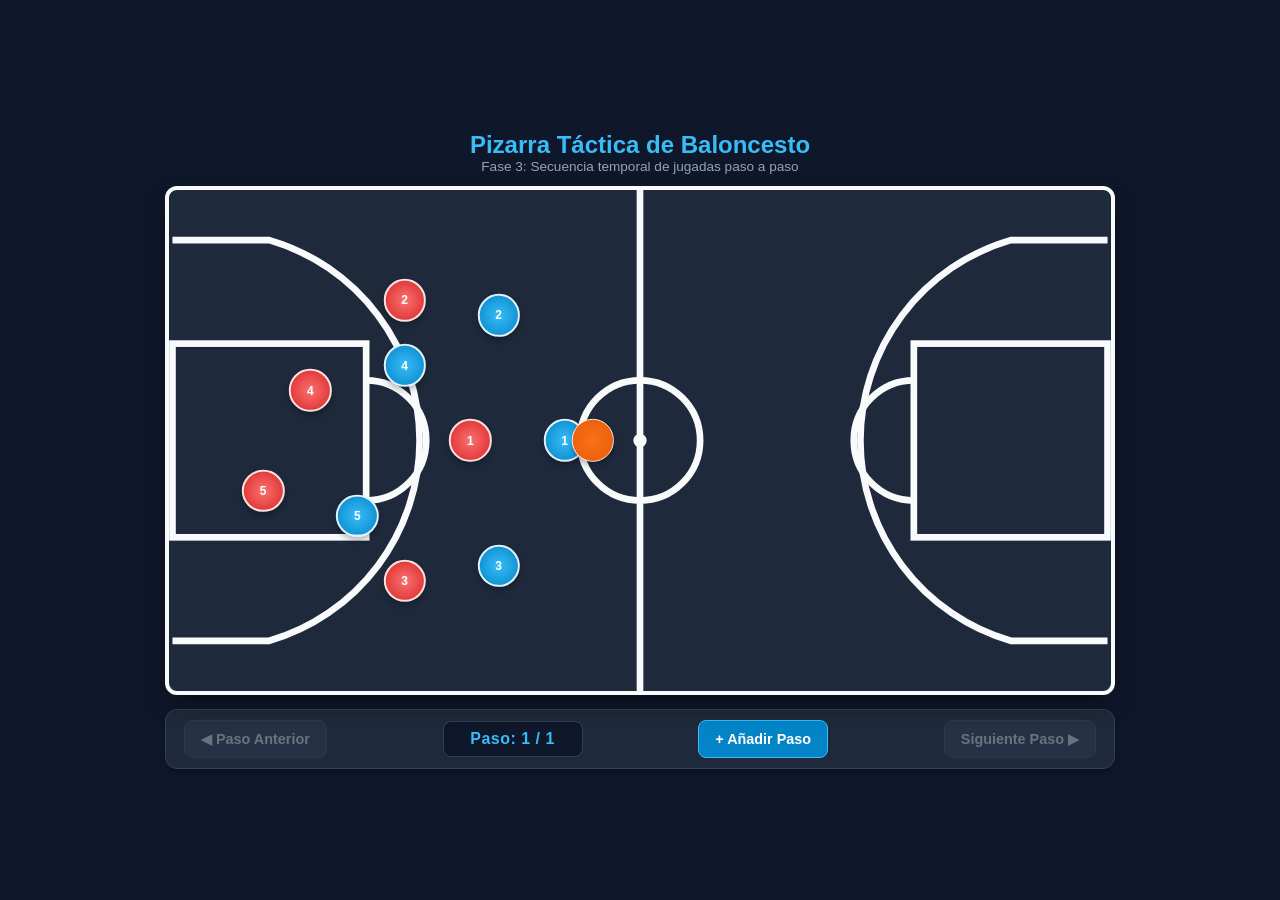
<file: INDEX - fase 3 cambio pantalla.HTML>
<!DOCTYPE html>
<html lang="es">
<head>
    <meta charset="UTF-8">
    <meta name="viewport" content="width=device-width, initial-scale=1.0, maximum-scale=1.0, user-scalable=no">
    <title>Pizarra Táctica de Baloncesto - MVP</title>
    <style>
        /* ==========================================
           1. ESTILOS GENERALES Y DISEÑO ELÁSTICO
           ========================================== */
        * {
            box-sizing: border-box;
            margin: 0;
            padding: 0;
        }

        body {
            font-family: 'Segoe UI', Tahoma, Geneva, Verdana, sans-serif;
            background-color: #0f172a; /* Azul noche oscuro */
            color: #f8fafc;
            display: flex;
            flex-direction: column;
            align-items: center;
            justify-content: center;
            min-height: 100vh;
            overflow: hidden; /* Evita scrolls incómodos en tablets */
            padding: 10px;
        }

        header {
            margin-bottom: 12px;
            text-align: center;
        }

        header h1 {
            font-size: 1.5rem;
            color: #38bdf8; /* Azul celeste brillante */
        }

        header p {
            font-size: 0.85rem;
            color: #94a3b8;
        }

        /* ==========================================
           2. LA CANCHA DE BALONCESTO (FIBA 28:15)
           ========================================== */
        .court-container {
            width: 100%;
            max-width: 950px; /* Tamaño máximo para ordenadores */
            aspect-ratio: 28 / 15; /* Relación de aspecto oficial de la cancha */
            position: relative;
            background-color: #1e293b; /* Azul pizarra deportivo */
            border: 4px solid #f8fafc;
            border-radius: 12px;
            box-shadow: 0 10px 25px -5px rgba(0, 0, 0, 0.5);
            touch-action: none; /* BLOQUEA el scroll y zoom táctil en la zona de la cancha */
        }

        /* Líneas de juego mediante SVG transparente superpuesto */
        .court-lines {
            position: absolute;
            top: 0;
            left: 0;
            width: 100%;
            height: 100%;
            pointer-events: none; /* Permite clickear a través de las líneas */
        }

        /* ==========================================
           3. FICHAS TÁCTICAS (TOKENS)
           ========================================== */
        .token {
            position: absolute;
            width: 4.5%; /* Tamaño proporcional al ancho de la cancha */
            aspect-ratio: 1 / 1;
            border-radius: 50%;
            display: flex;
            align-items: center;
            justify-content: center;
            font-weight: bold;
            font-size: 1.2vw; /* Texto elástico con la pantalla */
            color: #ffffff;
            cursor: grab;
            user-select: none;
            box-shadow: 0 4px 6px -1px rgba(0, 0, 0, 0.3);
            /* CENTRADO PERFECTO: El punto de anclaje de left/top será el centro de la ficha */
            transform: translate(-50%, -50%); 
            transition: transform 0.1s ease, left 0.25s ease, top 0.25s ease;
            touch-action: none; /* Clave para drag fluido en tablets */
        }

        /* Cuando se arrastra desactivamos la transición de posición para latencia cero */
        .token.is-dragging {
            transition: transform 0.1s ease !important;
        }

        @media (min-width: 950px) {
            .token { font-size: 12px; } /* Límite de tamaño de fuente en pantallas gigantes */
        }

        /* Fichas de Ataque (Azul Celeste) */
        .token.attack {
            background: radial-gradient(circle, #38bdf8 0%, #0284c7 100%);
            border: 2px solid #e0f2fe;
        }

        /* Fichas de Defensa (Rojo Coral) */
        .token.defense {
            background: radial-gradient(circle, #f87171 0%, #dc2626 100%);
            border: 2px solid #fee2e2;
        }

        /* El Balón (Naranja - mismo tamaño de un jugador) */
        .token.ball {
            width: 4.5%; 
            background: radial-gradient(circle, #f97316 0%, #ea580c 100%);
            border: 1px solid #ffedd5;
            z-index: 10; /* Siempre por encima de los jugadores */
        }

        /* Efecto visual al levantar la ficha */
        .token:active {
            cursor: grabbing;
            transform: translate(-50%, -50%) scale(1.2); /* Agrandamos un poco bajo el dedo/ratón */
            box-shadow: 0 10px 15px -3px rgba(0, 0, 0, 0.5);
        }

        /* ==========================================
           4. LÍNEA DE TIEMPO / TOOLBAR TÁCTICA
           ========================================== */
        .timeline-toolbar {
            width: 100%;
            max-width: 950px;
            margin-top: 14px;
            display: flex;
            align-items: center;
            justify-content: space-between;
            gap: 12px;
            background: #1e293b;
            padding: 10px 18px;
            border-radius: 12px;
            border: 1px solid #334155;
            box-shadow: 0 4px 6px -1px rgba(0, 0, 0, 0.3);
        }

        .timeline-btn {
            background: #334155;
            color: #f8fafc;
            border: 1px solid #475569;
            padding: 10px 16px;
            font-size: 0.9rem;
            font-weight: 600;
            border-radius: 8px;
            cursor: pointer;
            display: inline-flex;
            align-items: center;
            justify-content: center;
            gap: 6px;
            transition: background 0.15s ease, transform 0.1s ease, opacity 0.15s ease;
            user-select: none;
            -webkit-tap-highlight-color: transparent;
        }

        .timeline-btn:hover:not(:disabled) {
            background: #475569;
        }

        .timeline-btn:active:not(:disabled) {
            transform: scale(0.96);
        }

        .timeline-btn:disabled {
            opacity: 0.35;
            cursor: not-allowed;
        }

        /* Botón central destacado: Añadir Paso */
        .timeline-btn.btn-add {
            background: #0284c7;
            border-color: #38bdf8;
            color: #ffffff;
        }

        .timeline-btn.btn-add:hover:not(:disabled) {
            background: #0369a1;
        }

        /* Indicador de posición en la secuencia */
        .step-indicator {
            font-size: 1rem;
            font-weight: 700;
            color: #38bdf8;
            background: #0f172a;
            padding: 8px 16px;
            border-radius: 8px;
            border: 1px solid #334155;
            letter-spacing: 0.5px;
            min-width: 140px;
            text-align: center;
        }

        @media (max-width: 600px) {
            .timeline-toolbar {
                padding: 8px 10px;
                gap: 6px;
            }
            .timeline-btn {
                padding: 8px 10px;
                font-size: 0.78rem;
            }
            .step-indicator {
                font-size: 0.82rem;
                padding: 6px 10px;
                min-width: 110px;
            }
        }
    </style>
</head>
<body>

    <header>
        <h1>Pizarra Táctica de Baloncesto</h1>
        <p>Fase 3: Secuencia temporal de jugadas paso a paso</p>
    </header>

    <!-- La Cancha Táctica -->
    <div class="court-container" id="basketball-court">
        
        <!-- Líneas Oficiales FIBA representadas en un plano 280x150 -->
        <svg class="court-lines" viewBox="0 0 280 150">
            <!-- Línea de medio campo -->
            <line x1="140" y1="0" x2="140" y2="150" stroke="#f8fafc" stroke-width="2"/>
            <!-- Círculo central -->
            <circle cx="140" cy="75" r="18" fill="none" stroke="#f8fafc" stroke-width="2"/>
            <circle cx="140" cy="75" r="2" fill="#f8fafc"/>
            
            <!-- Área Izquierda (Zona) -->
            <rect x="0" y="46" width="58" height="58" fill="none" stroke="#f8fafc" stroke-width="2"/>
            <!-- Semicírculo de tiros libres izquierdo -->
            <path d="M 58,57 A 18,18 0 0,1 58,93" fill="none" stroke="#f8fafc" stroke-width="2"/>
            <!-- Línea de Tres Puntos Izquierda (FIBA) -->
            <path d="M 0,15 L 29,15 A 62.5,62.5 0 0,1 29,135 L 0,135" fill="none" stroke="#f8fafc" stroke-width="2"/>
            
            <!-- Área Derecha (Zona) -->
            <rect x="222" y="46" width="58" height="58" fill="none" stroke="#f8fafc" stroke-width="2"/>
            <!-- Semicírculo de tiros libres derecho -->
            <path d="M 222,57 A 18,18 0 0,0 222,93" fill="none" stroke="#f8fafc" stroke-width="2"/>
            <!-- Línea de Tres Puntos Derecha (FIBA) -->
            <path d="M 280,15 L 251,15 A 62.5,62.5 0 0,0 251,135 L 280,135" fill="none" stroke="#f8fafc" stroke-width="2"/>
        </svg>

        <!-- FICHAS DE JUGADORES (Con identificador único para control de memoria) -->
        <!-- Ataque (Azules) -->
        <div class="token attack" id="atk-1" style="left: 42%; top: 50%;" data-role="player">1</div>
        <div class="token attack" id="atk-2" style="left: 35%; top: 25%;" data-role="player">2</div>
        <div class="token attack" id="atk-3" style="left: 35%; top: 75%;" data-role="player">3</div>
        <div class="token attack" id="atk-4" style="left: 25%; top: 35%;" data-role="player">4</div>
        <div class="token attack" id="atk-5" style="left: 20%; top: 65%;" data-role="player">5</div>

        <!-- Defensa (Rojos) -->
        <div class="token defense" id="def-1" style="left: 32%; top: 50%;" data-role="player">1</div>
        <div class="token defense" id="def-2" style="left: 25%; top: 22%;" data-role="player">2</div>
        <div class="token defense" id="def-3" style="left: 25%; top: 78%;" data-role="player">3</div>
        <div class="token defense" id="def-4" style="left: 15%; top: 40%;" data-role="player">4</div>
        <div class="token defense" id="def-5" style="left: 10%; top: 60%;" data-role="player">5</div>

        <!-- El Balón (Naranja, ubicado ligeramente delante del base) -->
        <div class="token ball" id="ball" style="left: 45%; top: 50%;"></div>

    </div>

    <!-- ==========================================
        LÍNEA DE TIEMPO TÁCTICA (Fase 3)
        ========================================== -->
    <div class="timeline-toolbar">
        <button class="timeline-btn" id="btn-prev" aria-label="Paso Anterior">
            ◀ Paso Anterior
        </button>

        <span class="step-indicator" id="step-display">Paso: 1 / 1</span>

        <button class="timeline-btn btn-add" id="btn-add" aria-label="Añadir Paso">
            + Añadir Paso
        </button>

        <button class="timeline-btn" id="btn-next" aria-label="Siguiente Paso">
            Siguiente Paso ▶
        </button>
    </div>

    <!-- ==========================================
        5. LÓGICA DE PROGRAMACIÓN (JAVASCRIPT)
        ========================================== -->
    <script>
        // Referencias del DOM
        const court = document.getElementById('basketball-court');
        const btnPrev = document.getElementById('btn-prev');
        const btnAdd = document.getElementById('btn-add');
        const btnNext = document.getElementById('btn-next');
        const stepDisplay = document.getElementById('step-display');
        const allTokens = Array.from(document.querySelectorAll('.token'));

        // CONSTANTES FÍSICAS (Geometría elástica de la cancha)
        const MIN_LIMIT = 2.25;
        const MAX_LIMIT = 97.75;

        // Variables de interacción táctil / ratón
        let isDragging = false;
        let activeToken = null;

        // ==========================================
        // GESTOR DE MEMORIA TÁCTICA (LÍNEA DE TIEMPO)
        // ==========================================
        // Estructura de datos: Arreglo de pasos. Cada paso guarda { id: { x, y } }
        const jugadaPasos = [];
        let pasoActualIndex = 0; // Índice base 0

        // Función que captura el estado actual de la pantalla como un clon independiente por valor
        function capturarInstantaneaActual() {
            const pasoSnapshot = {};
            for (let i = 0; i < allTokens.length; i++) {
                const token = allTokens[i];
                // Extraer el valor numérico flotante del porcentaje actual en el inline style
                const xVal = parseFloat(token.style.left);
                const yVal = parseFloat(token.style.top);

                // Asignamos por valor (números primitivos, sin referencia a objetos externos)
                pasoSnapshot[token.id] = {
                    x: Number(xVal.toFixed(2)),
                    y: Number(yVal.toFixed(2))
                };
            }
            return pasoSnapshot;
        }

        // Clonación profunda (Deep Copy) utilizando Serialización JSON estructurada
        function clonarPaso(snapshot) {
            return JSON.parse(JSON.stringify(snapshot));
        }

        // Renderiza en la cancha las posiciones guardadas de un paso específico
        function aplicarPasoEnCancha(indicePaso) {
            const pasoDestino = jugadaPasos[indicePaso];
            if (!pasoDestino) return;

            for (let i = 0; i < allTokens.length; i++) {
                const token = allTokens[i];
                const coords = pasoDestino[token.id];
                if (coords) {
                    token.style.left = `${coords.x}%`;
                    token.style.top = `${coords.y}%`;
                }
            }
        }

        // Actualiza el texto de la interfaz y la accesibilidad de los botones
        function actualizarUI() {
            const totalPasos = jugadaPasos.length;
            const numeroHumano = pasoActualIndex + 1;
            stepDisplay.textContent = `Paso: ${numeroHumano} / ${totalPasos}`;

            // Control de habilitación según la posición en la secuencia
            btnPrev.disabled = (pasoActualIndex === 0);
            btnNext.disabled = (pasoActualIndex === totalPasos - 1);
        }

        // Guarda el estado del paso que se está editando en vivo
        function sincronizarPasoActivo() {
            jugadaPasos[pasoActualIndex] = capturarInstantaneaActual();
        }

        // Inicialización del Paso 1 en la carga del script
        function inicializarMemoria() {
            const pasoInicial = capturarInstantaneaActual();
            jugadaPasos.push(clonarPaso(pasoInicial));
            actualizarUI();
        }

        // ==========================================
        // CONTROLADORES DE EVENTOS DE LÍNEA DE TIEMPO
        // ==========================================

        // + AÑADIR PASO: Clona el paso actual y lo sitúa como nuevo paso activo al final
        btnAdd.addEventListener('click', () => {
            // 1. Guardamos la posición actual por si hubo movimiento
            sincronizarPasoActivo();

            // 2. Realizamos una clonación profunda estricta del paso actual
            const copiaProfunda = clonarPaso(jugadaPasos[pasoActualIndex]);

            // 3. Añadimos el clon al final de la secuencia
            jugadaPasos.push(copiaProfunda);

            // 4. El nuevo paso pasa a ser el activo
            pasoActualIndex = jugadaPasos.length - 1;

            // 5. Refrescamos la interfaz visual
            actualizarUI();
        });

        // ◀ PASO ANTERIOR
        btnPrev.addEventListener('click', () => {
            if (pasoActualIndex > 0) {
                // Guardar cambios del paso actual antes de salir
                sincronizarPasoActivo();

                // Navegar hacia atrás
                pasoActualIndex--;

                // Cargar posiciones y actualizar interfaz
                aplicarPasoEnCancha(pasoActualIndex);
                actualizarUI();
            }
        });

        // SIGUIENTE PASO ▶
        btnNext.addEventListener('click', () => {
            if (pasoActualIndex < jugadaPasos.length - 1) {
                // Guardar cambios del paso actual antes de salir
                sincronizarPasoActivo();

                // Navegar hacia adelante
                pasoActualIndex++;

                // Cargar posiciones y actualizar interfaz
                aplicarPasoEnCancha(pasoActualIndex);
                actualizarUI();
            }
        });

        // ==========================================
        // EVENTOS DE ARRASTRE TÁCTIL / RATÓN (FASES 1 Y 2)
        // ==========================================
        function startDrag(e) {
            const token = e.target.closest('.token');
            if (!token) return;

            isDragging = true;
            activeToken = token;
            activeToken.classList.add('is-dragging');
            
            // Traer al frente en el DOM visual
            court.appendChild(token); 
        }

        function drag(e) {
            if (!isDragging || !activeToken) return;

            e.preventDefault();

            const rect = court.getBoundingClientRect();

            const clientX = e.touches ? e.touches[0].clientX : e.clientX;
            const clientY = e.touches ? e.touches[0].clientY : e.clientY;

            let xPercent = ((clientX - rect.left) / rect.width) * 100;
            let yPercent = ((clientY - rect.top) / rect.height) * 100;

            // Límites físicos seguros
            if (xPercent < MIN_LIMIT) {
                xPercent = MIN_LIMIT;
            } else if (xPercent > MAX_LIMIT) {
                xPercent = MAX_LIMIT;
            }

            if (yPercent < MIN_LIMIT) {
                yPercent = MIN_LIMIT;
            } else if (yPercent > MAX_LIMIT) {
                yPercent = MAX_LIMIT;
            }

            activeToken.style.left = `${xPercent}%`;
            activeToken.style.top = `${yPercent}%`;
        }

        function stopDrag() {
            if (isDragging && activeToken) {
                activeToken.classList.remove('is-dragging');
                // Al soltar la ficha, consolidamos la nueva posición en la memoria del paso actual
                sincronizarPasoActivo();
            }
            isDragging = false;
            activeToken = null;
        }

        // ASOCIACIÓN DE EVENTOS AL CONTENEDOR DE LA CANCHA
        // Ratón (PC)
        court.addEventListener('mousedown', startDrag);
        window.addEventListener('mousemove', drag);
        window.addEventListener('mouseup', stopDrag);

        // Pantalla Táctil (Tablets, iPad, Android, iOS)
        court.addEventListener('touchstart', startDrag, { passive: false });
        window.addEventListener('touchmove', drag, { passive: false });
        window.addEventListener('touchend', stopDrag);

        // Disparo inicial de montaje
        inicializarMemoria();
    </script>
</body>
</html>
</file>
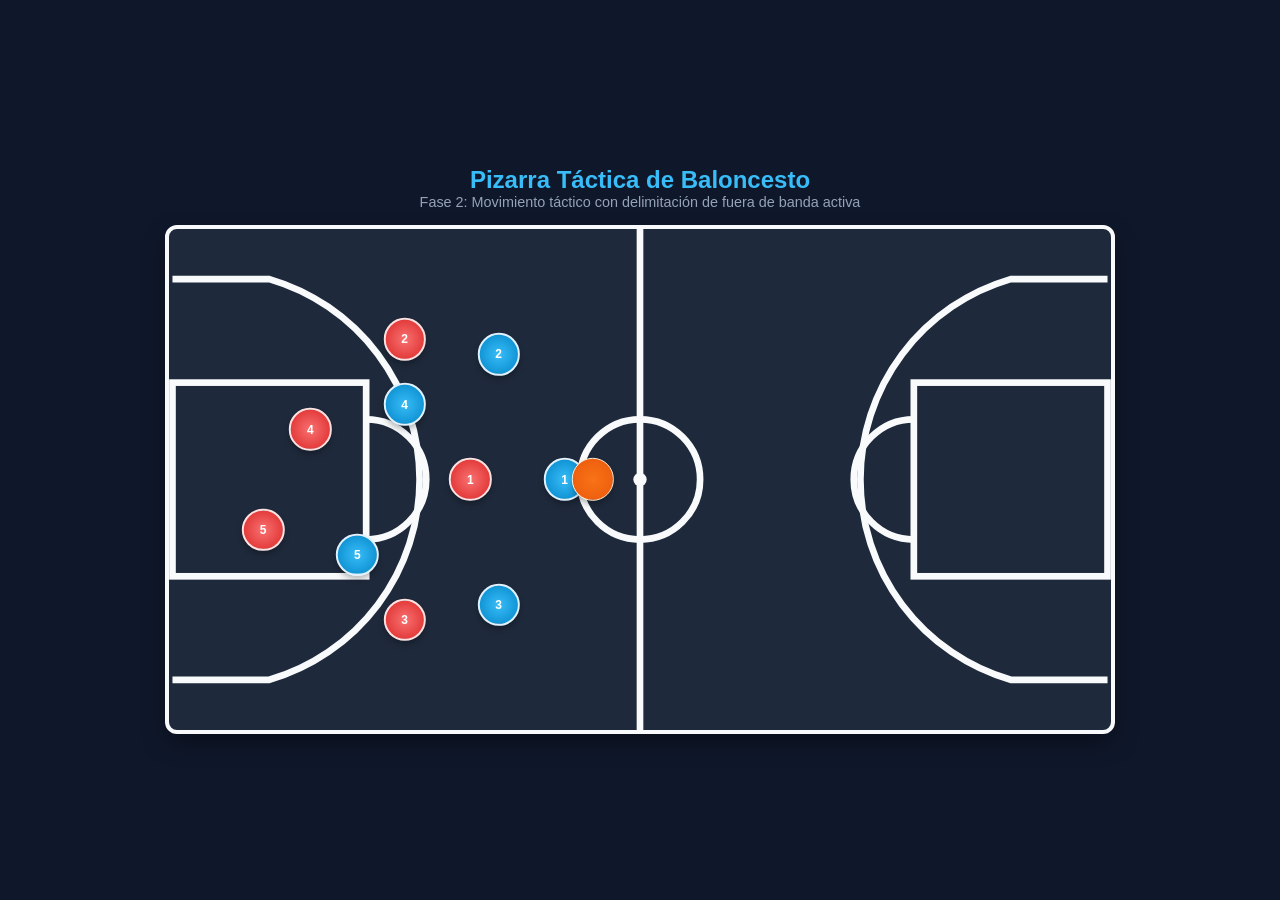
<file: index_fase2_funcional.html.HTML>
<!DOCTYPE html>
<html lang="es">
<head>
    <meta charset="UTF-8">
    <meta name="viewport" content="width=device-width, initial-scale=1.0, maximum-scale=1.0, user-scalable=no">
    <title>Pizarra Táctica de Baloncesto - MVP</title>
    <style>
        /* ==========================================
           1. ESTILOS GENERALES Y DISEÑO ELÁSTICO
           ========================================== */
        * {
            box-sizing: border-box;
            margin: 0;
            padding: 0;
        }

        body {
            font-family: 'Segoe UI', Tahoma, Geneva, Verdana, sans-serif;
            background-color: #0f172a; /* Azul noche oscuro */
            color: #f8fafc;
            display: flex;
            flex-direction: column;
            align-items: center;
            justify-content: center;
            min-height: 100vh;
            overflow: hidden; /* Evita scrolls incómodos en tablets */
            padding: 10px;
        }

        header {
            margin-bottom: 15px;
            text-align: center;
        }

        header h1 {
            font-size: 1.5rem;
            color: #38bdf8; /* Azul celeste brillante */
        }

        header p {
            font-size: 0.9rem;
            color: #94a3b8;
        }

        /* ==========================================
           2. LA CANCHA DE BALONCESTO (FIBA 28:15)
           ========================================== */
        .court-container {
            width: 100%;
            max-width: 950px; /* Tamaño máximo para ordenadores */
            aspect-ratio: 28 / 15; /* Relación de aspecto oficial de la cancha */
            position: relative;
            background-color: #1e293b; /* Azul pizarra deportivo */
            border: 4px solid #f8fafc;
            border-radius: 12px;
            box-shadow: 0 10px 25px -5px rgba(0, 0, 0, 0.5);
            touch-action: none; /* BLOQUEA el scroll y zoom táctil en la zona de la cancha */
        }

        /* Líneas de juego mediante SVG transparente superpuesto */
        .court-lines {
            position: absolute;
            top: 0;
            left: 0;
            width: 100%;
            height: 100%;
            pointer-events: none; /* Permite clickear a través de las líneas */
        }

        /* ==========================================
           3. FICHAS TÁCTICAS (TOKENS)
           ========================================== */
        .token {
            position: absolute;
            width: 4.5%; /* Tamaño proporcional al ancho de la cancha */
            aspect-ratio: 1 / 1;
            border-radius: 50%;
            display: flex;
            align-items: center;
            justify-content: center;
            font-weight: bold;
            font-size: 1.2vw; /* Texto elástico con la pantalla */
            color: #ffffff;
            cursor: grab;
            user-select: none;
            box-shadow: 0 4px 6px -1px rgba(0, 0, 0, 0.3);
            /* CENTRADO PERFECTO: El punto de anclaje de left/top será el centro de la ficha */
            transform: translate(-50%, -50%); 
            transition: transform 0.1s ease;
            touch-action: none; /* Clave para drag fluido en tablets */
        }

        @media (min-width: 950px) {
            .token { font-size: 12px; } /* Límite de tamaño de fuente en pantallas gigantes */
        }

        /* Fichas de Ataque (Azul Celeste) */
        .token.attack {
            background: radial-gradient(circle, #38bdf8 0%, #0284c7 100%);
            border: 2px solid #e0f2fe;
        }

        /* Fichas de Defensa (Rojo Coral) */
        .token.defense {
            background: radial-gradient(circle, #f87171 0%, #dc2626 100%);
            border: 2px solid #fee2e2;
        }

        /* El Balón (Naranja - mismo tamaño de un jugador) */
        .token.ball {
            width: 4.5%; 
            background: radial-gradient(circle, #f97316 0%, #ea580c 100%);
            border: 1px solid #ffedd5;
            z-index: 10; /* Siempre por encima de los jugadores */
        }

        /* Efecto visual al levantar la ficha */
        .token:active {
            cursor: grabbing;
            transform: translate(-50%, -50%) scale(1.2); /* Agrandamos un poco bajo el dedo/ratón */
            box-shadow: 0 10px 15px -3px rgba(0, 0, 0, 0.5);
        }
    </style>
</head>
<body>

    <header>
        <h1>Pizarra Táctica de Baloncesto</h1>
        <p>Fase 2: Movimiento táctico con delimitación de fuera de banda activa</p>
    </header>

    <!-- La Cancha Táctica -->
    <div class="court-container" id="basketball-court">
        
        <!-- Líneas Oficiales FIBA representadas en un plano 280x150 -->
        <svg class="court-lines" viewBox="0 0 280 150">
            <!-- Línea de medio campo -->
            <line x1="140" y1="0" x2="140" y2="150" stroke="#f8fafc" stroke-width="2"/>
            <!-- Círculo central -->
            <circle cx="140" cy="75" r="18" fill="none" stroke="#f8fafc" stroke-width="2"/>
            <circle cx="140" cy="75" r="2" fill="#f8fafc"/>
            
            <!-- Área Izquierda (Zona) -->
            <rect x="0" y="46" width="58" height="58" fill="none" stroke="#f8fafc" stroke-width="2"/>
            <!-- Semicírculo de tiros libres izquierdo -->
            <path d="M 58,57 A 18,18 0 0,1 58,93" fill="none" stroke="#f8fafc" stroke-width="2"/>
            <!-- Línea de Tres Puntos Izquierda (FIBA) -->
            <path d="M 0,15 L 29,15 A 62.5,62.5 0 0,1 29,135 L 0,135" fill="none" stroke="#f8fafc" stroke-width="2"/>
            
            <!-- Área Derecha (Zona) -->
            <rect x="222" y="46" width="58" height="58" fill="none" stroke="#f8fafc" stroke-width="2"/>
            <!-- Semicírculo de tiros libres derecho -->
            <path d="M 222,57 A 18,18 0 0,0 222,93" fill="none" stroke="#f8fafc" stroke-width="2"/>
            <!-- Línea de Tres Puntos Derecha (FIBA) -->
            <path d="M 280,15 L 251,15 A 62.5,62.5 0 0,0 251,135 L 280,135" fill="none" stroke="#f8fafc" stroke-width="2"/>
        </svg>

        <!-- FICHAS DE JUGADORES (Posicionadas con porcentajes calculados de inicio) -->
        <!-- Ataque (Azules) -->
        <div class="token attack" style="left: 42%; top: 50%;" data-role="player">1</div>
        <div class="token attack" style="left: 35%; top: 25%;" data-role="player">2</div>
        <div class="token attack" style="left: 35%; top: 75%;" data-role="player">3</div>
        <div class="token attack" style="left: 25%; top: 35%;" data-role="player">4</div>
        <div class="token attack" style="left: 20%; top: 65%;" data-role="player">5</div>

        <!-- Defensa (Rojos) -->
        <div class="token defense" style="left: 32%; top: 50%;" data-role="player">1</div>
        <div class="token defense" style="left: 25%; top: 22%;" data-role="player">2</div>
        <div class="token defense" style="left: 25%; top: 78%;" data-role="player">3</div>
        <div class="token defense" style="left: 15%; top: 40%;" data-role="player">4</div>
        <div class="token defense" style="left: 10%; top: 60%;" data-role="player">5</div>

        <!-- El Balón (Naranja, ubicado ligeramente delante del base) -->
        <div class="token ball" style="left: 45%; top: 50%;" id="ball"></div>

    </div>

    <!-- ==========================================
        4. LÓGICA DE PROGRAMACIÓN (JAVASCRIPT)
        ========================================== -->
    <script>
        const court = document.getElementById('basketball-court');
        let isDragging = false;
        let activeToken = null;

        // CONSTANTES FÍSICAS (Geometría elástica de la cancha)
        // Dado que las fichas tienen un ancho de 4.5%, su radio visual es 2.25%.
        const MIN_LIMIT = 2.25;
        const MAX_LIMIT = 97.75;

        // EVENTOS UNIFICADOS (Soportan ratón en escritorio y gestos táctiles en iPad/móvil)
        
        // 1. INICIAR EL ARRASTRE
        function startDrag(e) {
            const token = e.target.closest('.token');
            if (!token) return;

            isDragging = true;
            activeToken = token;
            
            // Traemos la ficha al frente en el árbol DOM para evitar solapamientos indeseados
            court.appendChild(token); 
        }

        // 2. MOVER LA FICHA CON CONTROL DE LÍMITES (FASE 2)
        function drag(e) {
            if (!isDragging || !activeToken) return;

            e.preventDefault();

            const rect = court.getBoundingClientRect();

            // Detección unificada de puntero táctil vs. ratón
            const clientX = e.touches ? e.touches[0].clientX : e.clientX;
            const clientY = e.touches ? e.touches[0].clientY : e.clientY;

            // Conversión a porcentaje relativo respecto al contenedor
            let xPercent = ((clientX - rect.left) / rect.width) * 100;
            let yPercent = ((clientY - rect.top) / rect.height) * 100;

            // REGLAS LÓGICAS: Árbitro de límites físicos (Eje X)
            if (xPercent < MIN_LIMIT) {
                xPercent = MIN_LIMIT;
            } else if (xPercent > MAX_LIMIT) {
                xPercent = MAX_LIMIT;
            }

            // REGLAS LÓGICAS: Árbitro de límites físicos (Eje Y)
            if (yPercent < MIN_LIMIT) {
                yPercent = MIN_LIMIT;
            } else if (yPercent > MAX_LIMIT) {
                yPercent = MAX_LIMIT;
            }

            // Actualización reactiva de posición en coordenadas porcentuales
            activeToken.style.left = `${xPercent}%`;
            activeToken.style.top = `${yPercent}%`;
        }

        // 3. FINALIZAR EL ARRASTRE
        function stopDrag() {
            isDragging = false;
            activeToken = null;
        }

        // ASOCIACIÓN DE EVENTOS AL CONTENEDOR DE LA CANCHA
        // Ratón (PC)
        court.addEventListener('mousedown', startDrag);
        window.addEventListener('mousemove', drag);
        window.addEventListener('mouseup', stopDrag);

        // Pantalla Táctil (Tablets, iPad, Android, iOS)
        court.addEventListener('touchstart', startDrag, { passive: false });
        window.addEventListener('touchmove', drag, { passive: false });
        window.addEventListener('touchend', stopDrag);
    </script>
</body>
</html>
</file>
